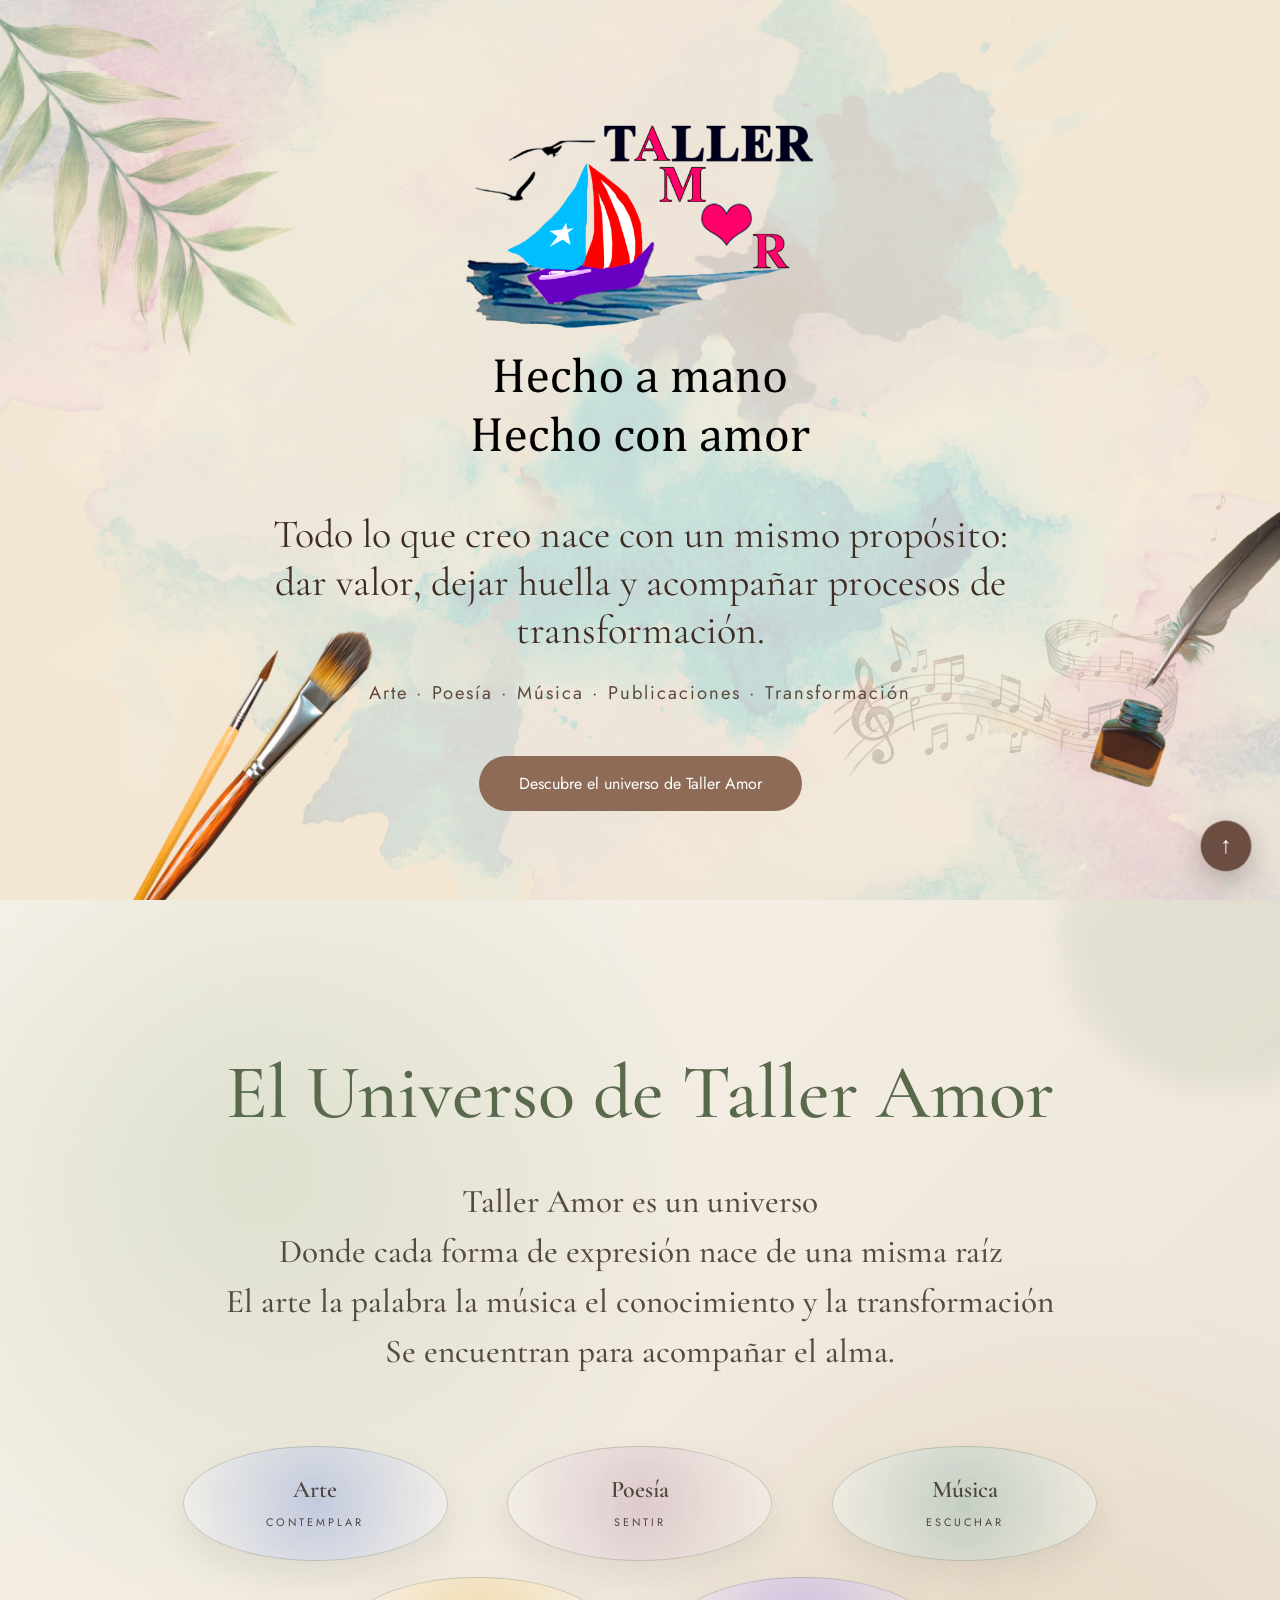
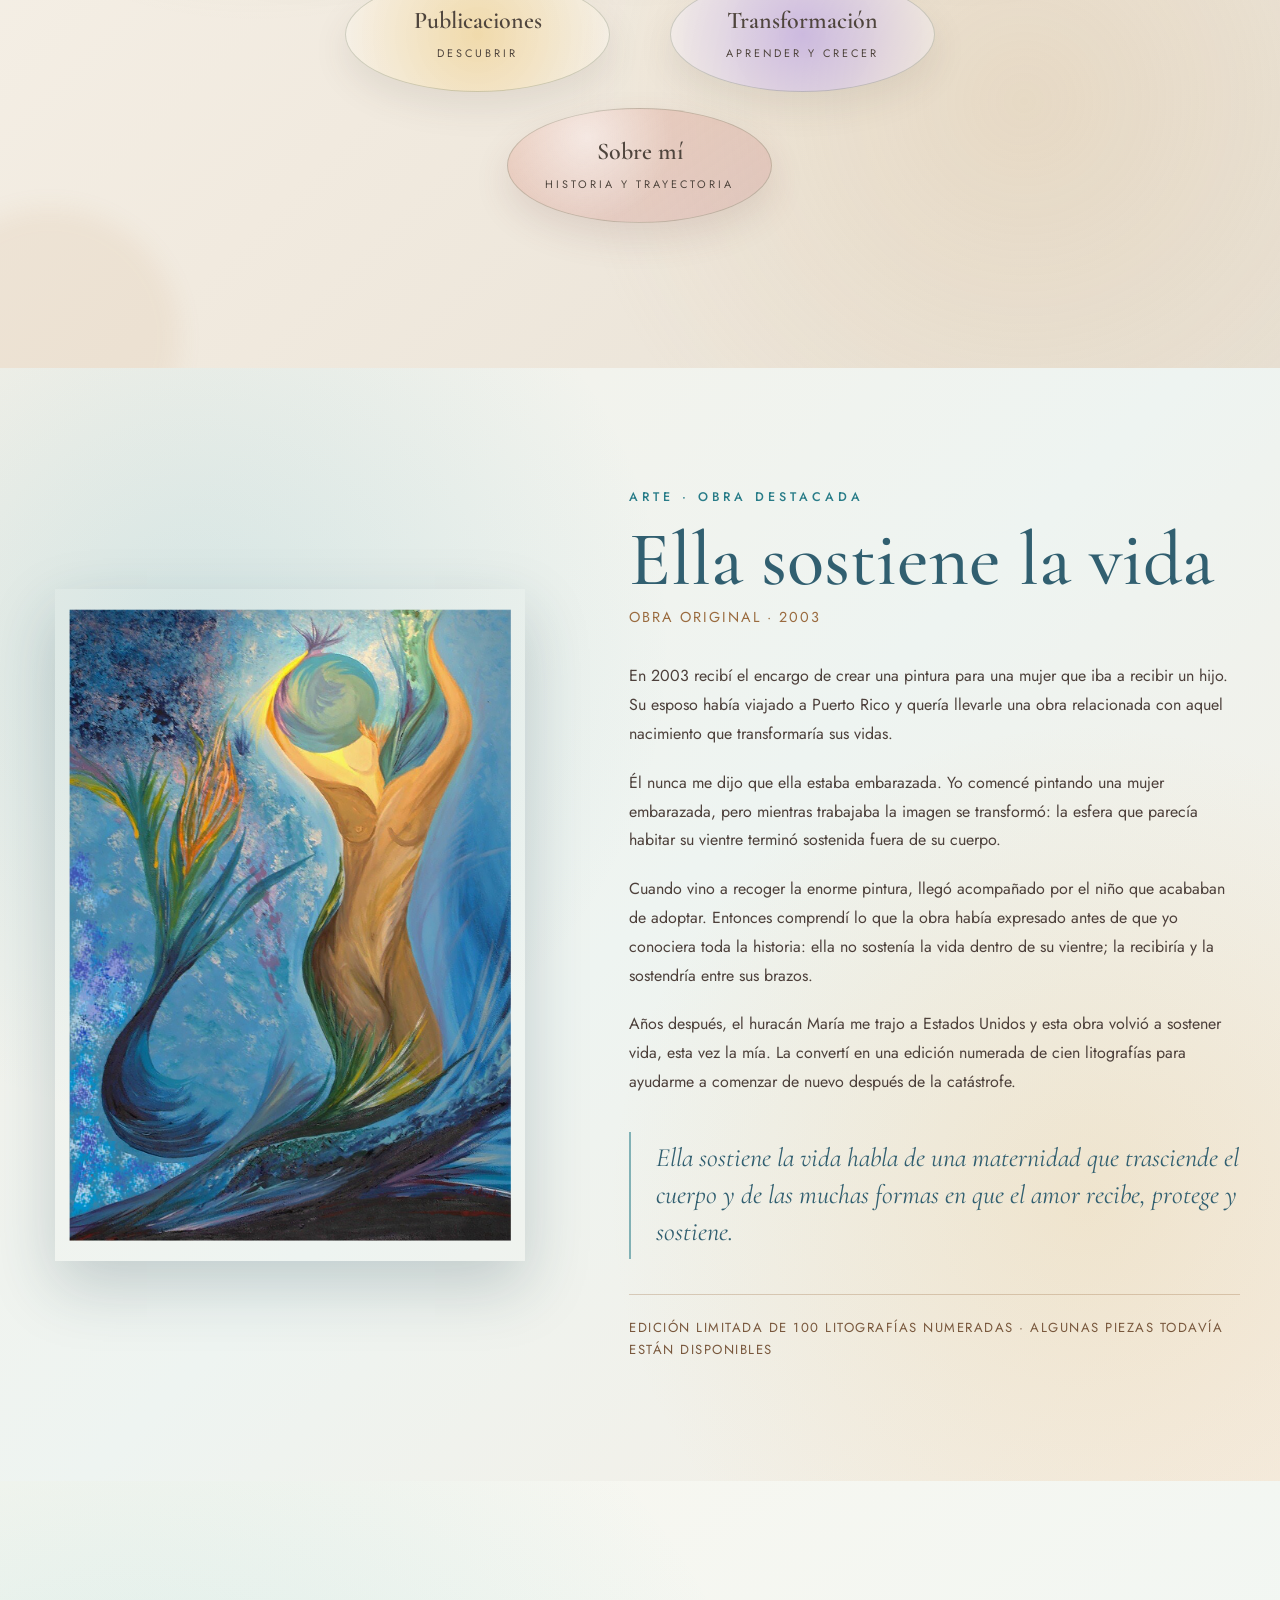
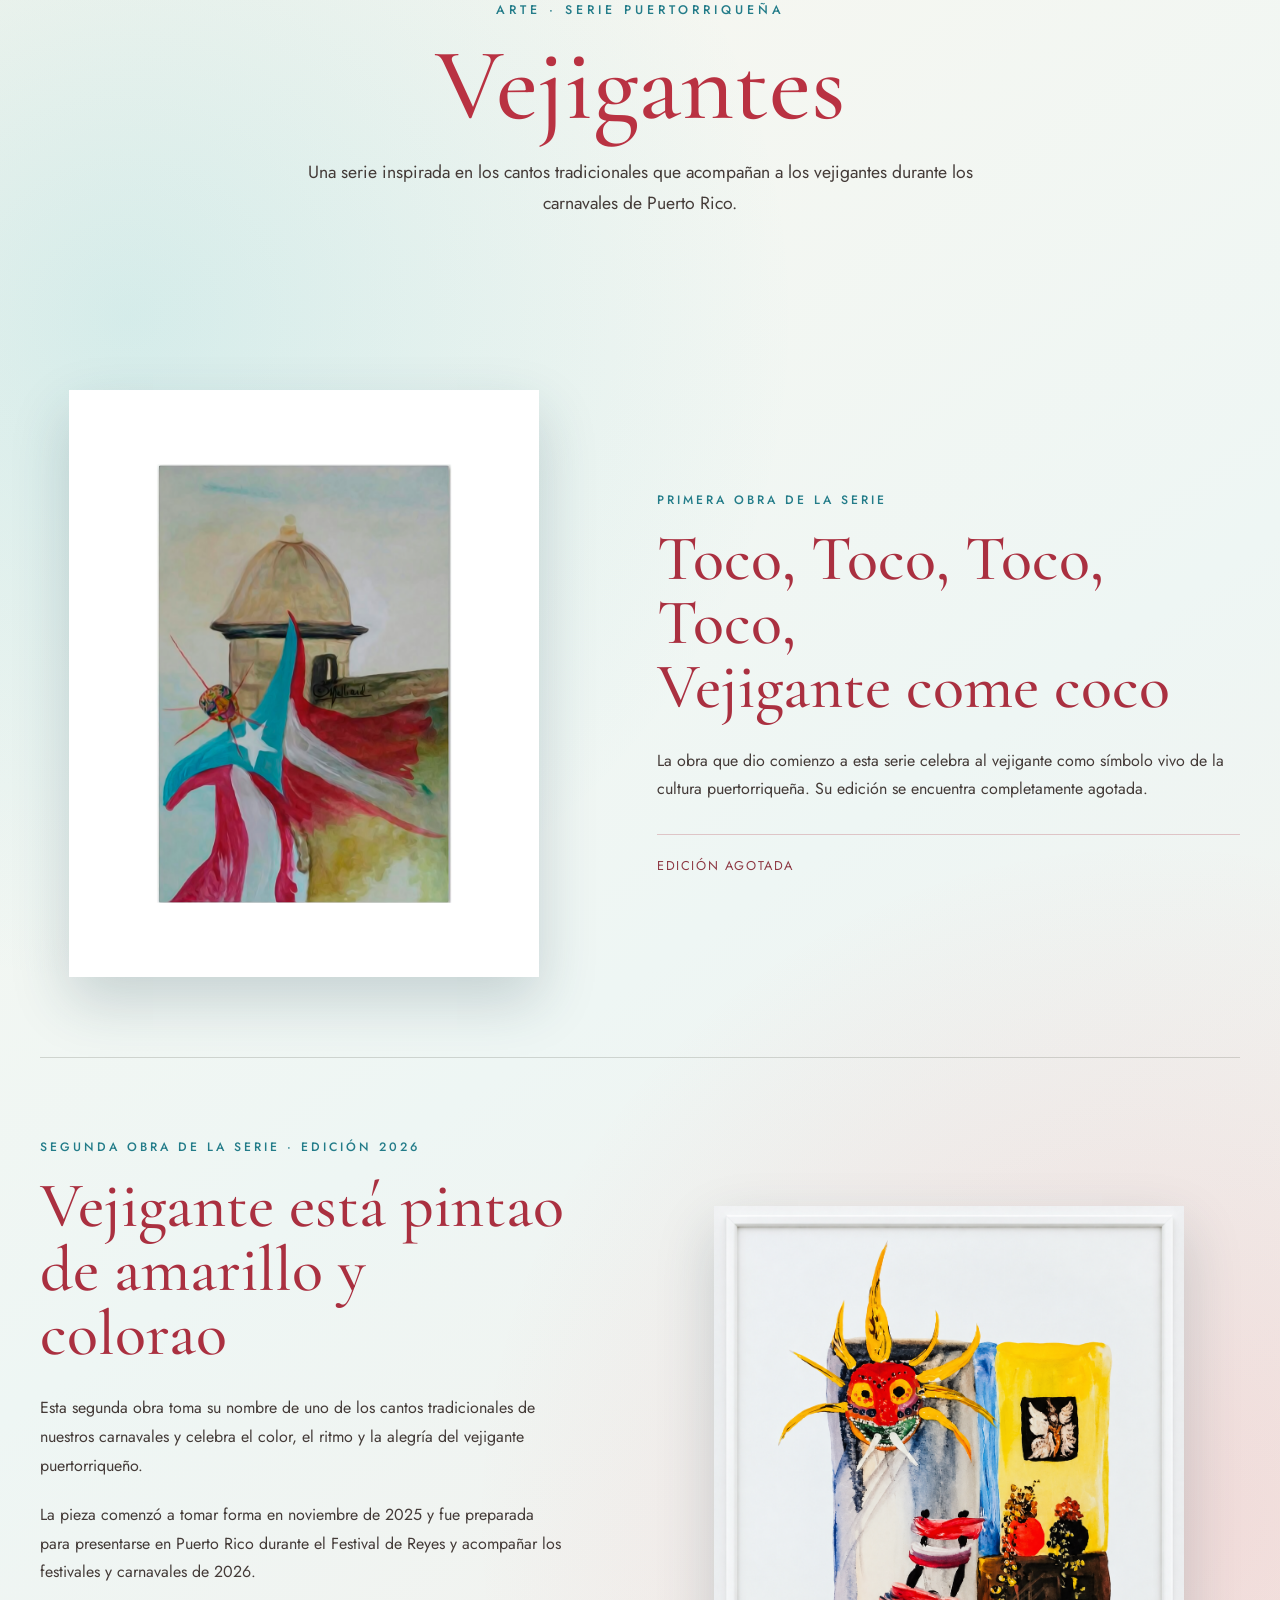
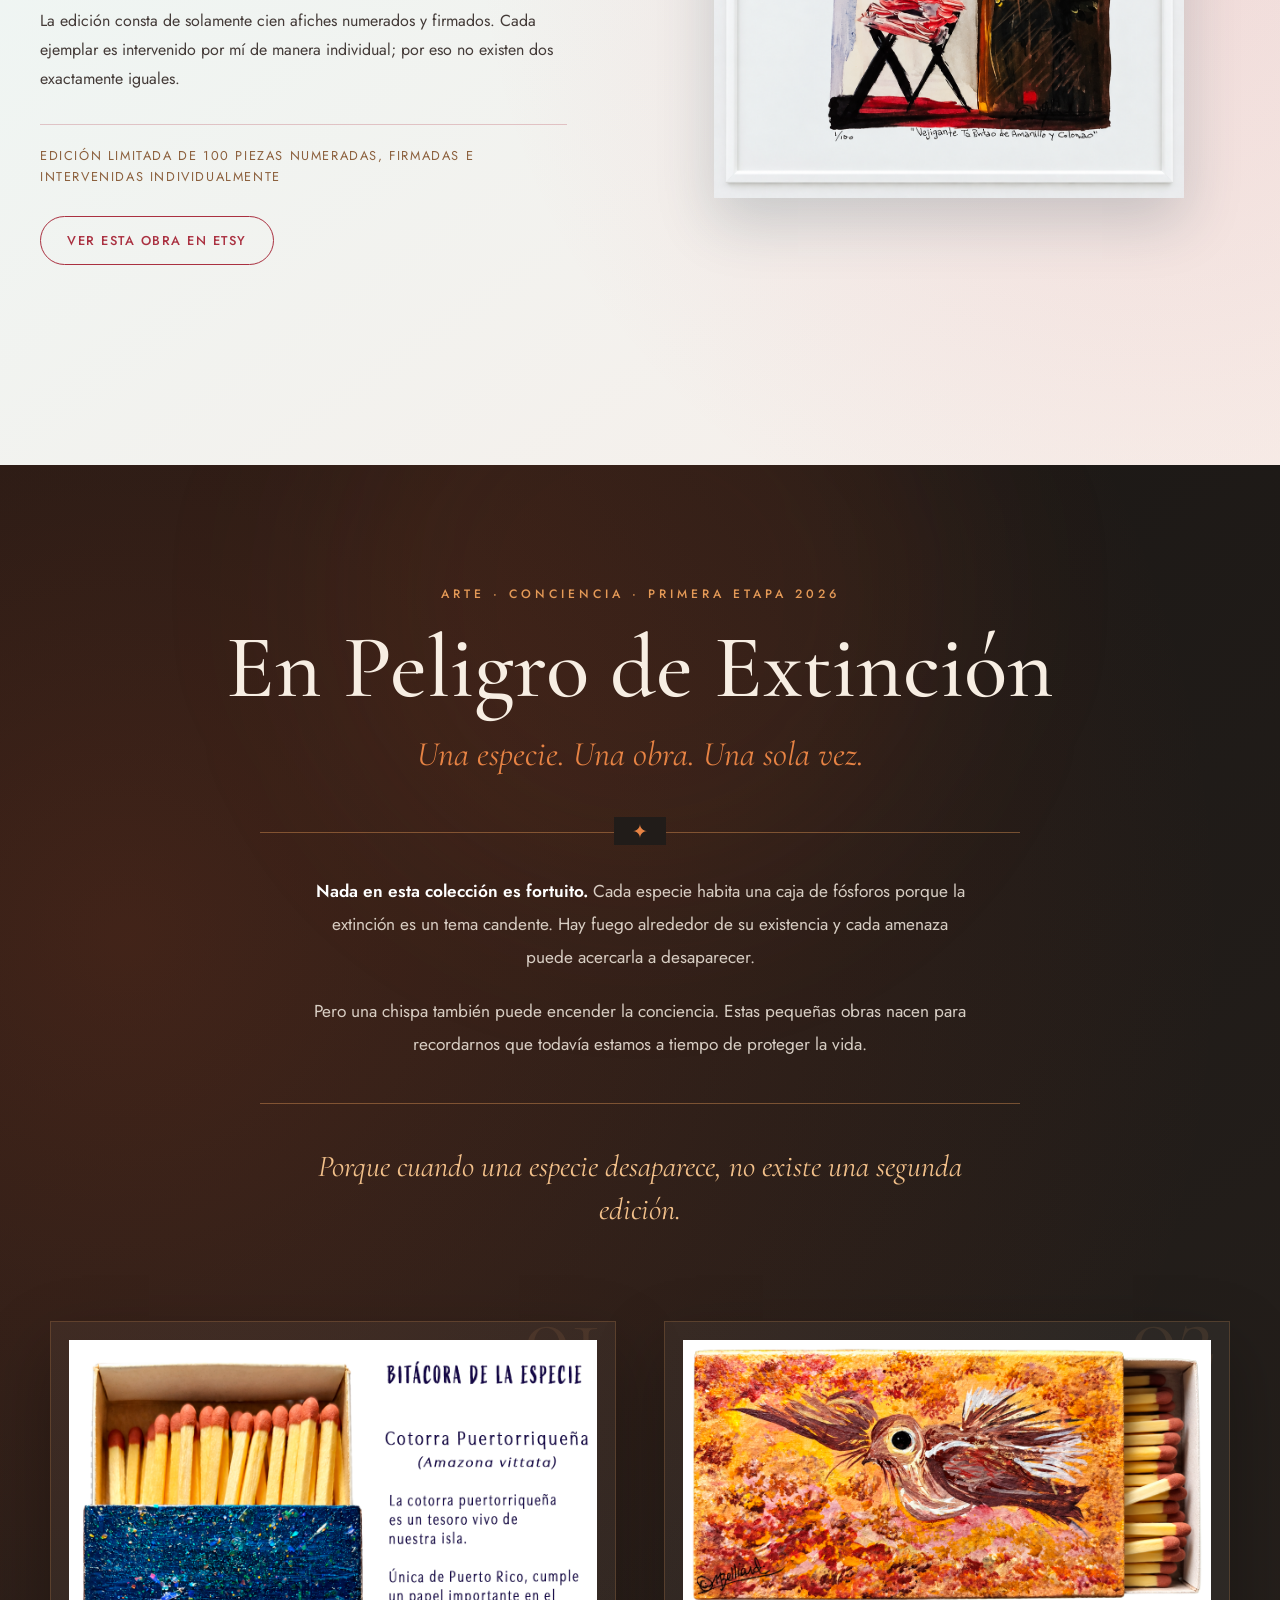
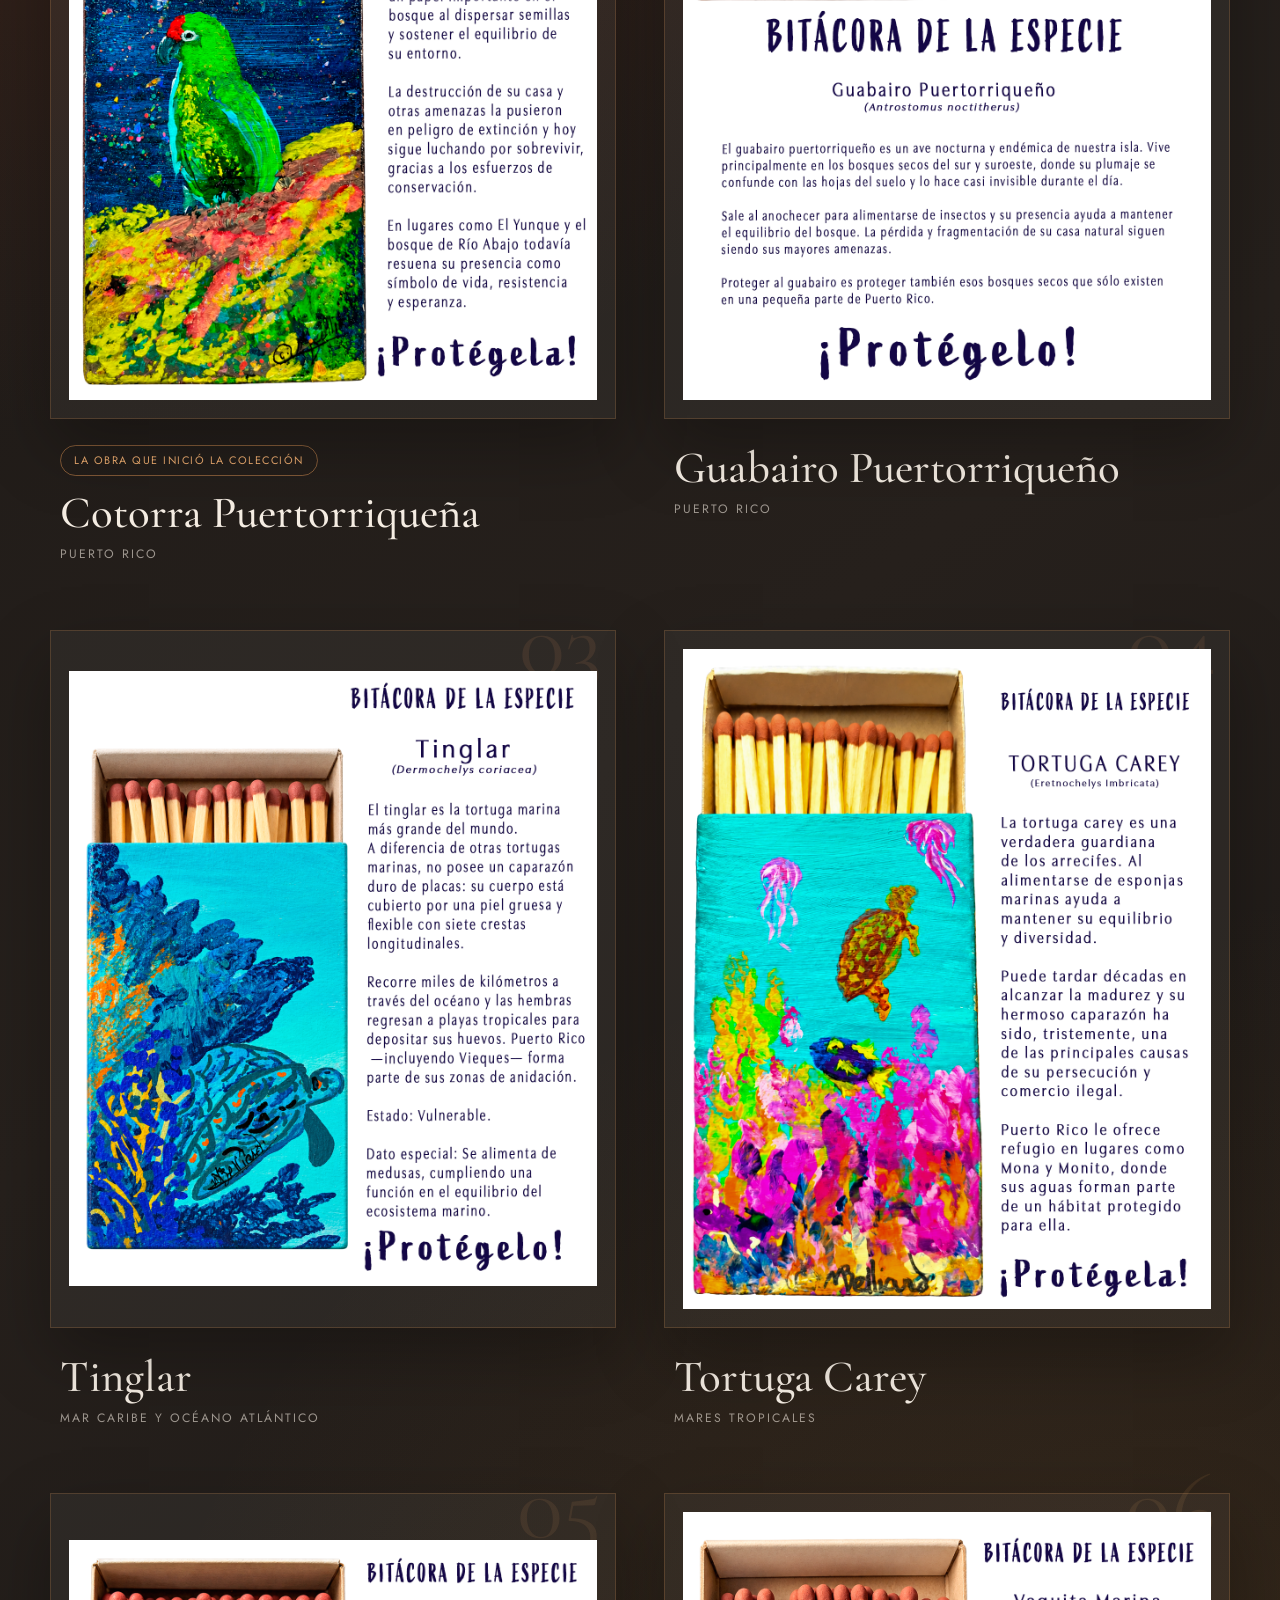
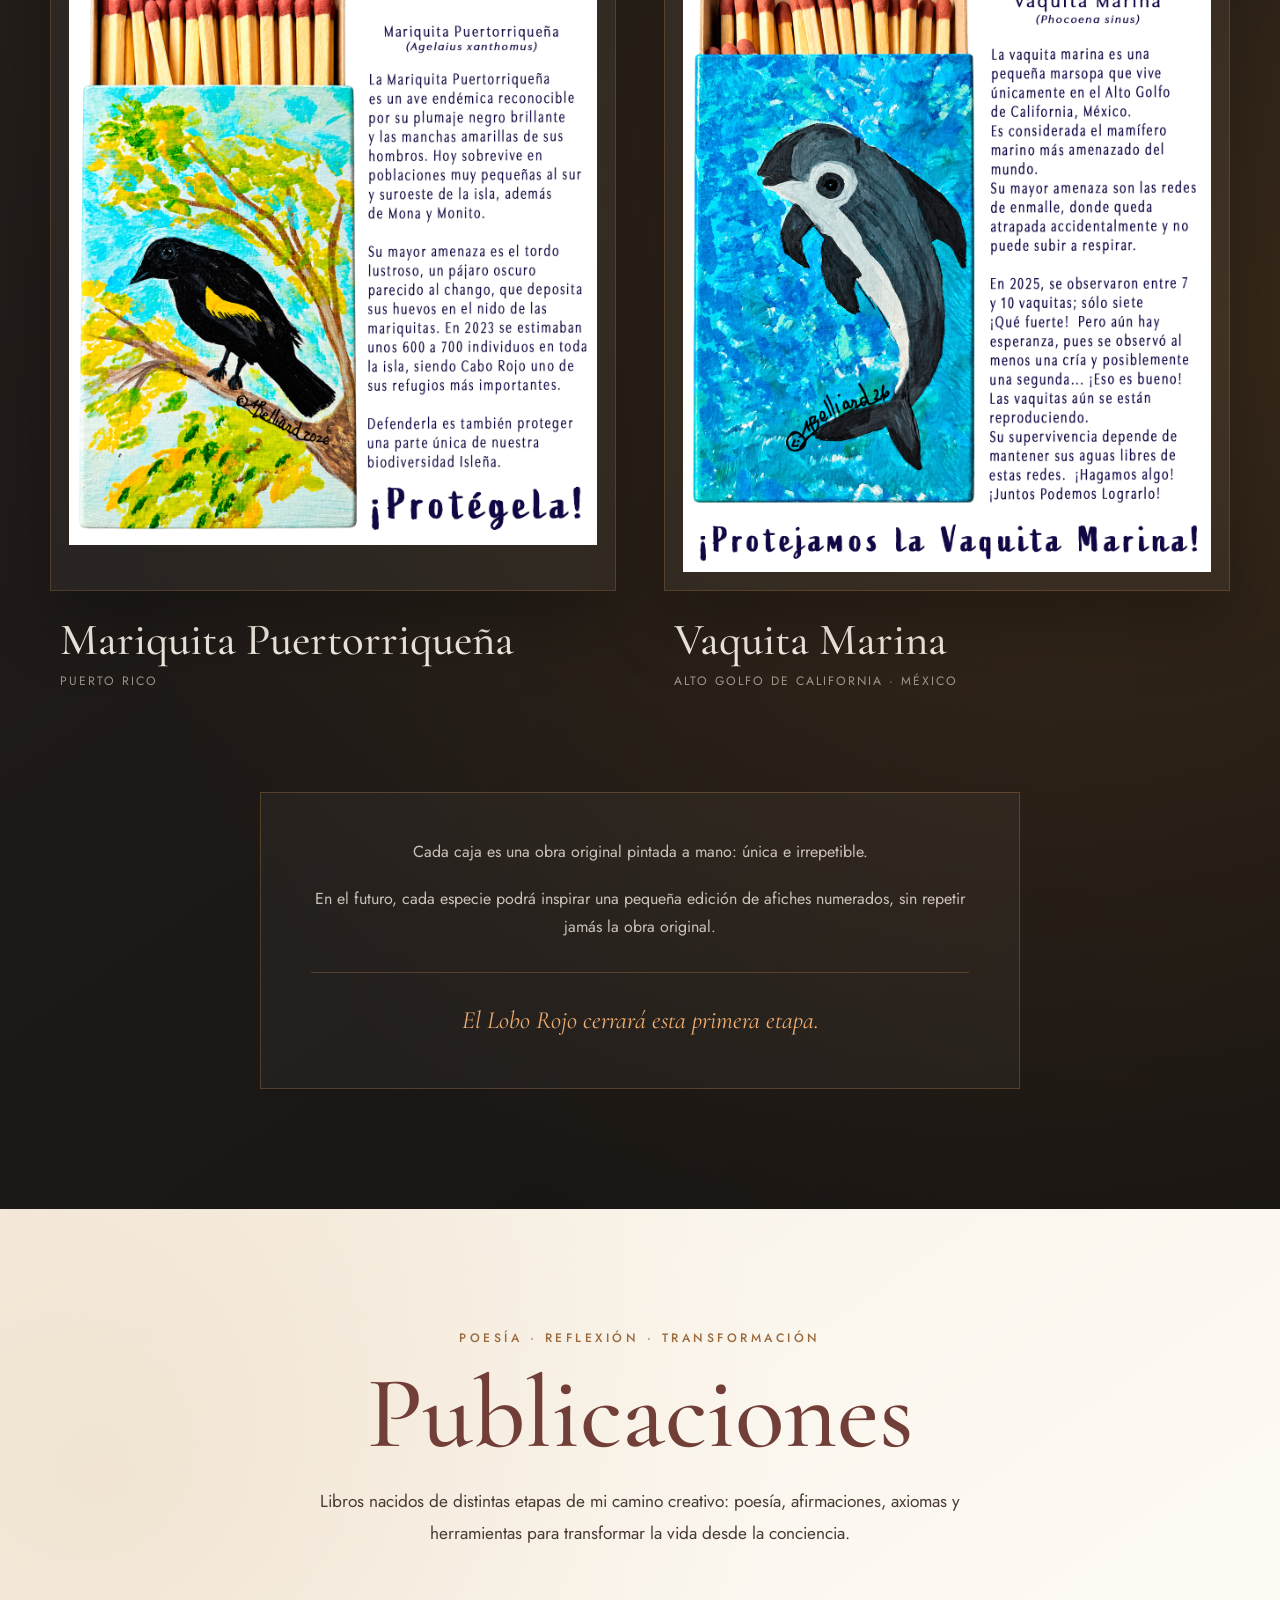
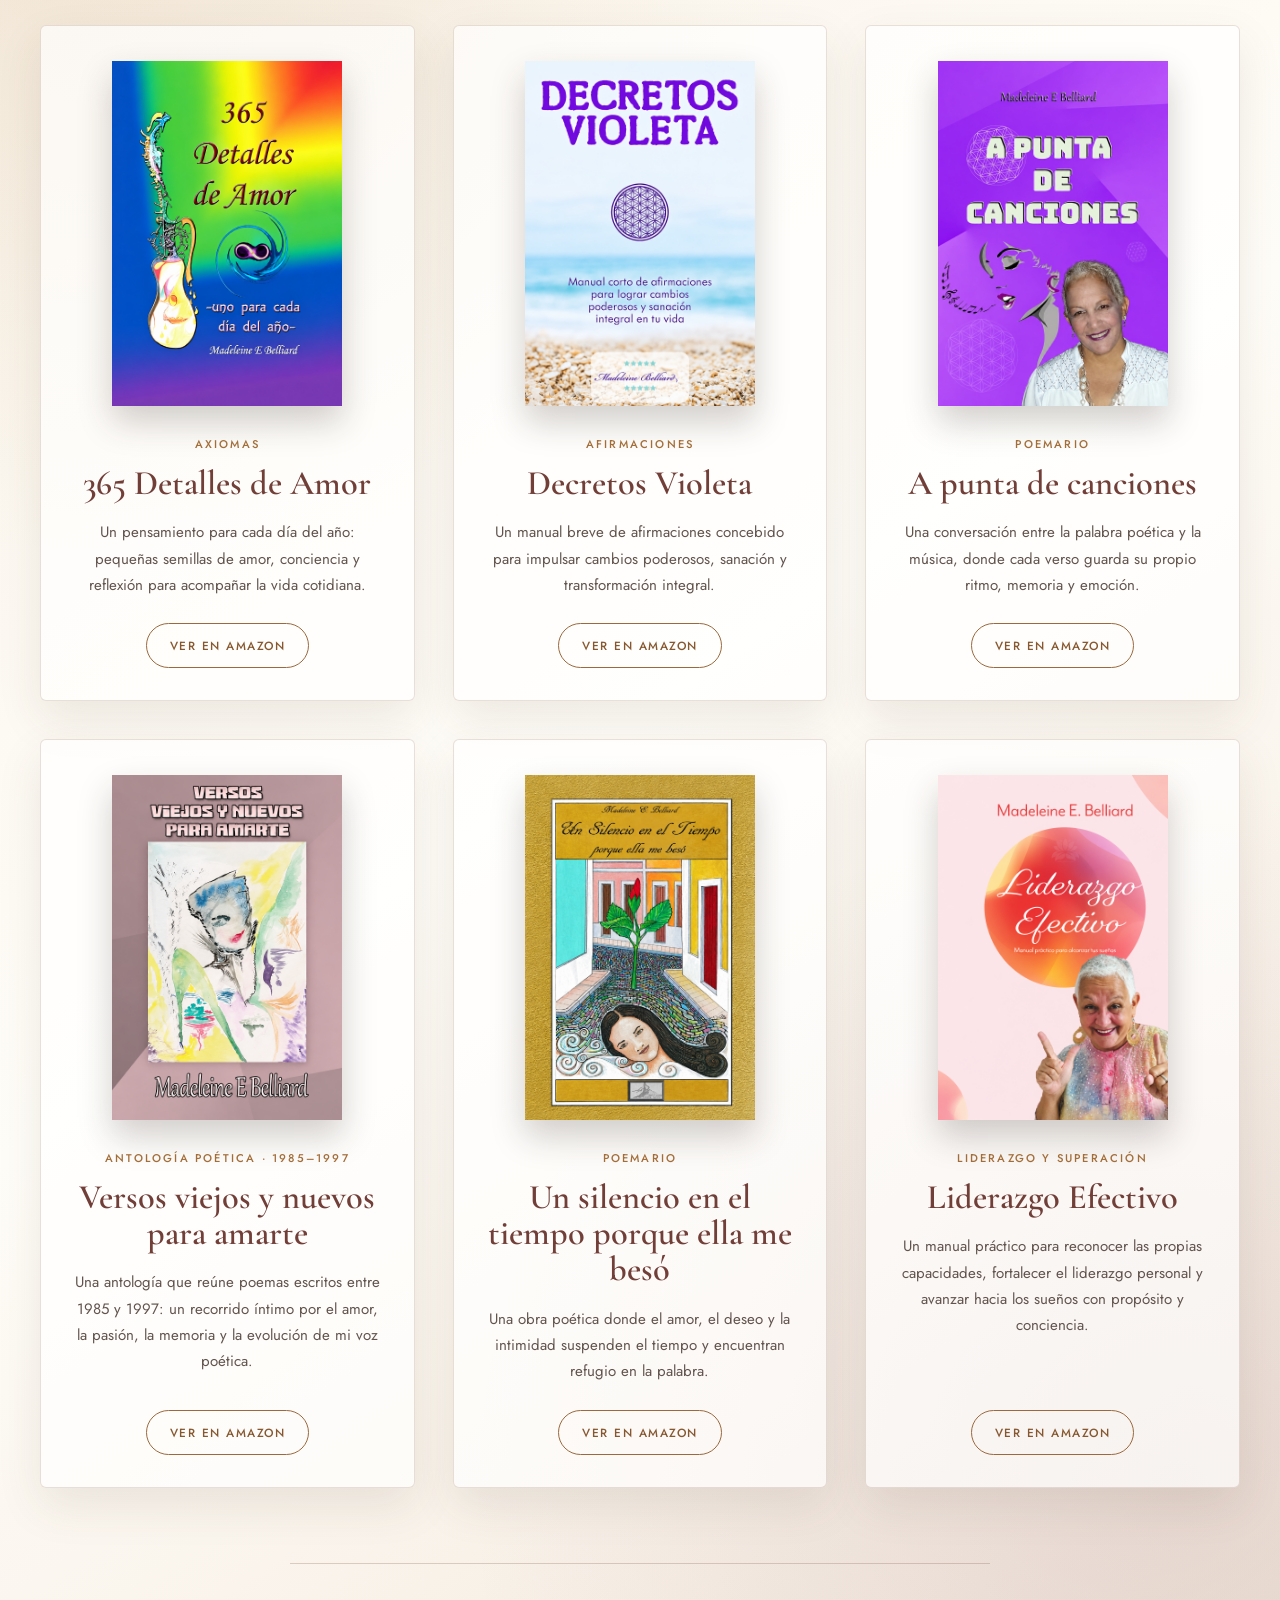
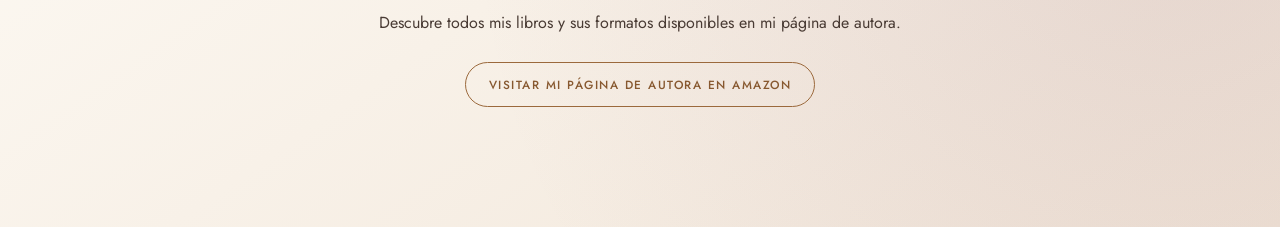
<file: index.html>
<!DOCTYPE html>
<html lang="es">

<head>
<meta charset="UTF-8">
<meta name="viewport" content="width=device-width, initial-scale=1.0">

<title>Taller Amor | Arte, poesía, música y transformación</title>

<link rel="stylesheet" href="css/styles.css">

</head>

<body>

<section class="hero">
<img src="images/hojas/ramita1.png" class="ramita" alt="">

<img src="images/pinceles/juntos.png" class="pincel" alt="">

<img src="images/plumas/tinta+pluma1.png" class="pluma" alt="">

<img src="images/partituras/partitura0.png" class="partitura" alt="">
    <div class="hero-content">

        <img src="images/logo-taller-amor.png" alt="Taller Amor" class="logo">

        <h1>
            Todo lo que creo nace con un mismo propósito:
            <span>dar valor, dejar huella y acompañar procesos de transformación.</span>
        </h1>

        <p class="descripcion">
            Arte · Poesía · Música · Publicaciones · Transformación
        </p>

        <a href="#universo" class="boton">
            Descubre el universo de Taller Amor
        </a>

    </div>

</section>
<section id="universo" class="universo">

    <div class="universo-contenido">

        <h2>El Universo de Taller Amor</h2>

        <p class="universo-emblema">
            <span>Taller Amor es un universo</span>
            <span>Donde cada forma de expresión nace de una misma raíz</span>
            <span>El arte la palabra la música el conocimiento y la transformación</span>
            <span>Se encuentran para acompañar el alma.</span>
        </p>
<div class="mundos">

    <a href="#arte" class="mundo mundo-arte">
        <span class="mundo-nombre">Arte</span>
        <span class="mundo-invitacion">Contemplar</span>
    </a>

    <a href="poesia.html" class="mundo mundo-poesia">
        <span class="mundo-nombre">Poesía</span>
        <span class="mundo-invitacion">Sentir</span>
    </a>

    <a href="#musica" class="mundo mundo-musica">
        <span class="mundo-nombre">Música</span>
        <span class="mundo-invitacion">Escuchar</span>
    </a>

    <a href="#publicaciones" class="mundo mundo-publicaciones">
        <span class="mundo-nombre">Publicaciones</span>
        <span class="mundo-invitacion">Descubrir</span>
    </a>

    <a href="transformacion.html" class="mundo mundo-transformacion">
        <span class="mundo-nombre">Transformación</span>
        <span class="mundo-invitacion">Aprender y crecer</span>
    </a>

<a href="sobre-mi.html" class="mundo mundo-sobre-mi">
    <span class="mundo-nombre">Sobre mí</span>
    <span class="mundo-invitacion">Historia y trayectoria</span>
</a>

</div>
    </div>
    
</section>
<section id="arte" class="arte-destacada">

    <div class="arte-contenido">

        <figure class="arte-imagen">
            <img
                src="images/ella-sostiene-la-vida.png"
                alt="Ella sostiene la vida, obra de Madeleine E. Belliard"
                loading="lazy"
            >
        </figure>

        <article class="arte-historia">

            <p class="arte-etiqueta">Arte · Obra destacada</p>

            <h2>Ella sostiene la vida</h2>

            <p class="arte-datos">Obra original · 2003</p>

            <p>
                En 2003 recibí el encargo de crear una pintura para una mujer
                que iba a recibir un hijo. Su esposo había viajado a Puerto Rico
                y quería llevarle una obra relacionada con aquel nacimiento
                que transformaría sus vidas.
            </p>

            <p>
                Él nunca me dijo que ella estaba embarazada. Yo comencé pintando
                una mujer embarazada, pero mientras trabajaba la imagen se
                transformó: la esfera que parecía habitar su vientre terminó
                sostenida fuera de su cuerpo.
            </p>

            <p>
                Cuando vino a recoger la enorme pintura, llegó acompañado por
                el niño que acababan de adoptar. Entonces comprendí lo que la
                obra había expresado antes de que yo conociera toda la historia:
                ella no sostenía la vida dentro de su vientre; la recibiría y
                la sostendría entre sus brazos.
            </p>

            <p>
                Años después, el huracán María me trajo a Estados Unidos y esta
                obra volvió a sostener vida, esta vez la mía. La convertí en una
                edición numerada de cien litografías para ayudarme a comenzar
                de nuevo después de la catástrofe.
            </p>

            <blockquote>
                Ella sostiene la vida habla de una maternidad que trasciende
                el cuerpo y de las muchas formas en que el amor recibe,
                protege y sostiene.
            </blockquote>

            <p class="arte-edicion">
                Edición limitada de 100 litografías numeradas ·
                Algunas piezas todavía están disponibles
            </p>

        </article>

    </div>

</section>
<section id="serie-vejigantes" class="serie-vejigantes">

    <header class="vejigantes-encabezado">
        <p class="vejigantes-etiqueta">Arte · Serie puertorriqueña</p>
        <h2>Vejigantes</h2>
        <p>
            Una serie inspirada en los cantos tradicionales que acompañan
            a los vejigantes durante los carnavales de Puerto Rico.
        </p>
    </header>

    <div class="vejigantes-obras">

        <!-- PRIMER AFICHE -->

        <article class="vejigante-obra vejigante-primero">

            <figure class="vejigante-imagen">
                <img
                    src="images/toco-toco-toco-toco-vejigante-come-coco.png"
                    alt="Toco, Toco, Toco, Toco, Vejigante come coco"
                    loading="lazy"
                >
            </figure>

            <div class="vejigante-texto">

                <p class="vejigante-numero">Primera obra de la serie</p>

                <h3>
                    Toco, Toco, Toco, Toco,<br>
                    Vejigante come coco
                </h3>

                <p>
                    La obra que dio comienzo a esta serie celebra al vejigante
                    como símbolo vivo de la cultura puertorriqueña. Su edición
                    se encuentra completamente agotada.
                </p>

                <p class="vejigante-estado">Edición agotada</p>

            </div>

        </article>

        <!-- SEGUNDO AFICHE -->

        <article class="vejigante-obra vejigante-segundo">

            <div class="vejigante-texto">

                <p class="vejigante-numero">Segunda obra de la serie · Edición 2026</p>

                <h3>Vejigante está pintao de amarillo y colorao</h3>

                <p>
                    Esta segunda obra toma su nombre de uno de los cantos
                    tradicionales de nuestros carnavales y celebra el color,
                    el ritmo y la alegría del vejigante puertorriqueño.
                </p>

                <p>
                    La pieza comenzó a tomar forma en noviembre de 2025 y fue
                    preparada para presentarse en Puerto Rico durante el
                    Festival de Reyes y acompañar los festivales y carnavales
                    de 2026.
                </p>

                <p>
                    La edición consta de solamente cien afiches numerados y
                    firmados. Cada ejemplar es intervenido por mí de manera
                    individual; por eso no existen dos exactamente iguales.
                </p>

                <p class="vejigante-edicion">
                    Edición limitada de 100 piezas numeradas, firmadas
                    e intervenidas individualmente
                </p>

                <a
                    class="boton-etsy"
                    href="https://www.etsy.com/us-es/listing/4530592802/arte-de-puerto-rico-vejigante-cartel"
                    target="_blank"
                    rel="noopener noreferrer"
                >
                    Ver esta obra en Etsy
                </a>

            </div>

            <figure class="vejigante-imagen">
                <img
                    src="images/vejigante-ta-pintao.png"
                    alt="Vejigante está pintao de amarillo y colorao"
                    loading="lazy"
                >
            </figure>

        </article>

    </div>

</section>

<!-- ========================================
     EN PELIGRO DE EXTINCIÓN
========================================= -->

<section id="en-peligro-de-extincion" class="extincion">

    <header class="extincion-encabezado">

        <p class="extincion-etiqueta">
            Arte · Conciencia · Primera etapa 2026
        </p>

        <h2>En Peligro de Extinción</h2>

        <p class="extincion-lema">
            Una especie. Una obra. Una sola vez.
        </p>

        <div class="extincion-manifiesto">

            <p>
                <strong>Nada en esta colección es fortuito.</strong>
                Cada especie habita una caja de fósforos porque la
                extinción es un tema candente. Hay fuego alrededor
                de su existencia y cada amenaza puede acercarla a
                desaparecer.
            </p>

            <p>
                Pero una chispa también puede encender la conciencia.
                Estas pequeñas obras nacen para recordarnos que todavía
                estamos a tiempo de proteger la vida.
            </p>

        </div>

        <p class="extincion-declaracion">
            Porque cuando una especie desaparece,
            no existe una segunda edición.
        </p>

    </header>

    <div class="extincion-galeria">

        <!-- COTORRA PUERTORRIQUEÑA -->

        <article class="especie especie-inicio">

            <figure class="especie-imagen">
                <img
                    src="images/cotorra-bitacora-de-la-especie.png"
                    alt="Cotorra Puertorriqueña pintada sobre una caja de fósforos"
                    loading="lazy"
                >
            </figure>

            <div class="especie-texto">

                <p class="especie-distincion">
                    La obra que inició la colección
                </p>

                <h3>Cotorra Puertorriqueña</h3>

                <p>Puerto Rico</p>

            </div>

        </article>

        <!-- GUABAIRO PUERTORRIQUEÑO -->

        <article class="especie">

            <figure class="especie-imagen">
                <img
                    src="images/guabairo-bitacora-de-la-especie.png"
                    alt="Guabairo Puertorriqueño pintado sobre una caja de fósforos"
                    loading="lazy"
                >
            </figure>

            <div class="especie-texto">

                <h3>Guabairo Puertorriqueño</h3>

                <p>Puerto Rico</p>

            </div>

        </article>

        <!-- TINGLAR -->

        <article class="especie">

            <figure class="especie-imagen">
                <img
                    src="images/tinglar-bitacora-de-la-especie.png"
                    alt="Tinglar pintado sobre una caja de fósforos"
                    loading="lazy"
                >
            </figure>

            <div class="especie-texto">

                <h3>Tinglar</h3>

                <p>Mar Caribe y océano Atlántico</p>

            </div>

        </article>

        <!-- TORTUGA CAREY -->

        <article class="especie">

            <figure class="especie-imagen">
                <img
                    src="images/carey-bitacora-de-la-especie.png"
                    alt="Tortuga Carey pintada sobre una caja de fósforos"
                    loading="lazy"
                >
            </figure>

            <div class="especie-texto">

                <h3>Tortuga Carey</h3>

                <p>Mares tropicales</p>

            </div>

        </article>

        <!-- MARIQUITA PUERTORRIQUEÑA -->

        <article class="especie">

            <figure class="especie-imagen">
                <img
                    src="images/mariquita-puertorriquena-bitacora.png"
                    alt="Mariquita Puertorriqueña pintada sobre una caja de fósforos"
                    loading="lazy"
                >
            </figure>

            <div class="especie-texto">

                <h3>Mariquita Puertorriqueña</h3>

                <p>Puerto Rico</p>

            </div>

        </article>

        <!-- VAQUITA MARINA -->

        <article class="especie">

            <figure class="especie-imagen">
                <img
                    src="images/vaquita-marina-bitacora.png"
                    alt="Vaquita Marina pintada sobre una caja de fósforos"
                    loading="lazy"
                >
            </figure>

            <div class="especie-texto">

                <h3>Vaquita Marina</h3>

                <p>Alto Golfo de California · México</p>

            </div>

        </article>

    </div>

    <footer class="extincion-cierre">

        <p>
            Cada caja es una obra original pintada a mano:
            única e irrepetible.
        </p>

        <p>
            En el futuro, cada especie podrá inspirar una pequeña
            edición de afiches numerados, sin repetir jamás la obra original.
        </p>

        <p class="extincion-proximamente">
            El Lobo Rojo cerrará esta primera etapa.
        </p>

    </footer>

</section>

<!-- ========================================
     PUBLICACIONES
========================================= -->

<section id="publicaciones" class="publicaciones">

    <header class="publicaciones-encabezado">
        <p class="publicaciones-etiqueta">
            Poesía · Reflexión · Transformación
        </p>

        <h2>Publicaciones</h2>

        <p class="publicaciones-introduccion">
            Libros nacidos de distintas etapas de mi camino creativo:
            poesía, afirmaciones, axiomas y herramientas para transformar
            la vida desde la conciencia.
        </p>
    </header>

    <div class="publicaciones-galeria">

        <!-- 365 DETALLES DE AMOR -->

        <article class="libro">
            <img
                src="images/publicaciones/365-detalles.png"
                alt="Portada del libro 365 Detalles de Amor"
                loading="lazy"
            >

            <div class="libro-contenido">
                <p class="libro-genero">Axiomas</p>

                <h3>365 Detalles de Amor</h3>

                <p>
                    Un pensamiento para cada día del año: pequeñas semillas
                    de amor, conciencia y reflexión para acompañar la vida
                    cotidiana.
                </p>

                <a
                    href="https://www.amazon.com/Madeleine-Belliard-ebook/dp/B018MVZKLM?ref_=ast_author_dp&amp;th=1&amp;psc=1"
                    target="_blank"
                    rel="noopener noreferrer"
                >
                    Ver en Amazon
                </a>
            </div>
        </article>

        <!-- DECRETOS VIOLETA -->

        <article class="libro">
            <img
                src="images/publicaciones/decretos.png"
                alt="Portada del libro Decretos Violeta"
                loading="lazy"
            >

            <div class="libro-contenido">
                <p class="libro-genero">Afirmaciones</p>

                <h3>Decretos Violeta</h3>

                <p>
                    Un manual breve de afirmaciones concebido para impulsar
                    cambios poderosos, sanación y transformación integral.
                </p>

                <a
                    href="https://www.amazon.com/Madeleine-Belliard-ebook/dp/B0B65PZTYW?ref_=ast_author_dp&amp;th=1&amp;psc=1"
                    target="_blank"
                    rel="noopener noreferrer"
                >
                    Ver en Amazon
                </a>
            </div>
        </article>

        <!-- A PUNTA DE CANCIONES -->

        <article class="libro">
            <img
                src="images/publicaciones/a-punta-de-canciones.png"
                alt="Portada del poemario A punta de canciones"
                loading="lazy"
            >

            <div class="libro-contenido">
                <p class="libro-genero">Poemario</p>

                <h3>A punta de canciones</h3>

                <p>
                    Una conversación entre la palabra poética y la música,
                    donde cada verso guarda su propio ritmo, memoria y emoción.
                </p>

                <a
                    href="https://www.amazon.com/Madeleine-Belliard-ebook/dp/B086WR4ZBH?ref_=ast_author_dp&amp;th=1&amp;psc=1"
                    target="_blank"
                    rel="noopener noreferrer"
                >
                    Ver en Amazon
                </a>
            </div>
        </article>

        <!-- VERSOS VIEJOS Y NUEVOS -->

        <article class="libro">
            <img
                src="images/publicaciones/antologia.png"
                alt="Portada de Versos viejos y nuevos para amarte"
                loading="lazy"
            >

            <div class="libro-contenido">
                <p class="libro-genero">Antología poética · 1985–1997</p>

                <h3>Versos viejos y nuevos para amarte</h3>

                <p>
                    Una antología que reúne poemas escritos entre 1985 y 1997:
                    un recorrido íntimo por el amor, la pasión, la memoria
                    y la evolución de mi voz poética.
                </p>

                <a
                    href="https://www.amazon.com/Madeleine-Belliard-ebook/dp/B07NCHL52M?ref_=ast_author_dp&amp;th=1&amp;psc=1"
                    target="_blank"
                    rel="noopener noreferrer"
                >
                    Ver en Amazon
                </a>
            </div>
        </article>

        <!-- UN SILENCIO EN EL TIEMPO -->

        <article class="libro">
            <img
                src="images/publicaciones/ella-me-beso.png"
                alt="Portada de Un silencio en el tiempo porque ella me besó"
                loading="lazy"
            >

            <div class="libro-contenido">
                <p class="libro-genero">Poemario</p>

                <h3>Un silencio en el tiempo porque ella me besó</h3>

                <p>
                    Una obra poética donde el amor, el deseo y la intimidad
                    suspenden el tiempo y encuentran refugio en la palabra.
                </p>

                <a
                    href="https://www.amazon.com/Madeleine-Belliard-ebook/dp/B00IVN95OA?ref_=ast_author_dp&amp;th=1&amp;psc=1"
                    target="_blank"
                    rel="noopener noreferrer"
                >
                    Ver en Amazon
                </a>
            </div>
        </article>

        <!-- LIDERAZGO EFECTIVO -->

        <article class="libro">
            <img
                src="images/publicaciones/liderazgo.png"
                alt="Portada del libro Liderazgo Efectivo"
                loading="lazy"
            >

            <div class="libro-contenido">
                <p class="libro-genero">Liderazgo y superación</p>

                <h3>Liderazgo Efectivo</h3>

                <p>
                    Un manual práctico para reconocer las propias capacidades,
                    fortalecer el liderazgo personal y avanzar hacia los sueños
                    con propósito y conciencia.
                </p>

                <a
                    href="https://www.amazon.com/Liderazgo-Efectivo-pr%C3%A1ctico-alcanzar-Spanish/dp/B0BGZ54VWR?ref_=ast_author_dp&amp;th=1&amp;psc=1"
                    target="_blank"
                    rel="noopener noreferrer"
                >
                    Ver en Amazon
                </a>
            </div>
        </article>

    </div>

    <footer class="publicaciones-cierre">
        <p>
            Descubre todos mis libros y sus formatos disponibles
            en mi página de autora.
        </p>

        <a
            href="https://www.amazon.com/stores/author/B083RZPN49/allbooks?ccs_id=e7a8155a-2f9d-4c74-b7c1-b43a05e3153b"
            target="_blank"
            rel="noopener noreferrer"
        >
            Visitar mi página de autora en Amazon
        </a>
    </footer>

</section>

<!-- Botón para volver al inicio -->

<a
    href="#"
    class="volver-arriba"
    aria-label="Volver al inicio de la página"
    title="Volver al inicio"
>
    ↑
</a>

</body>

</html>
</file>
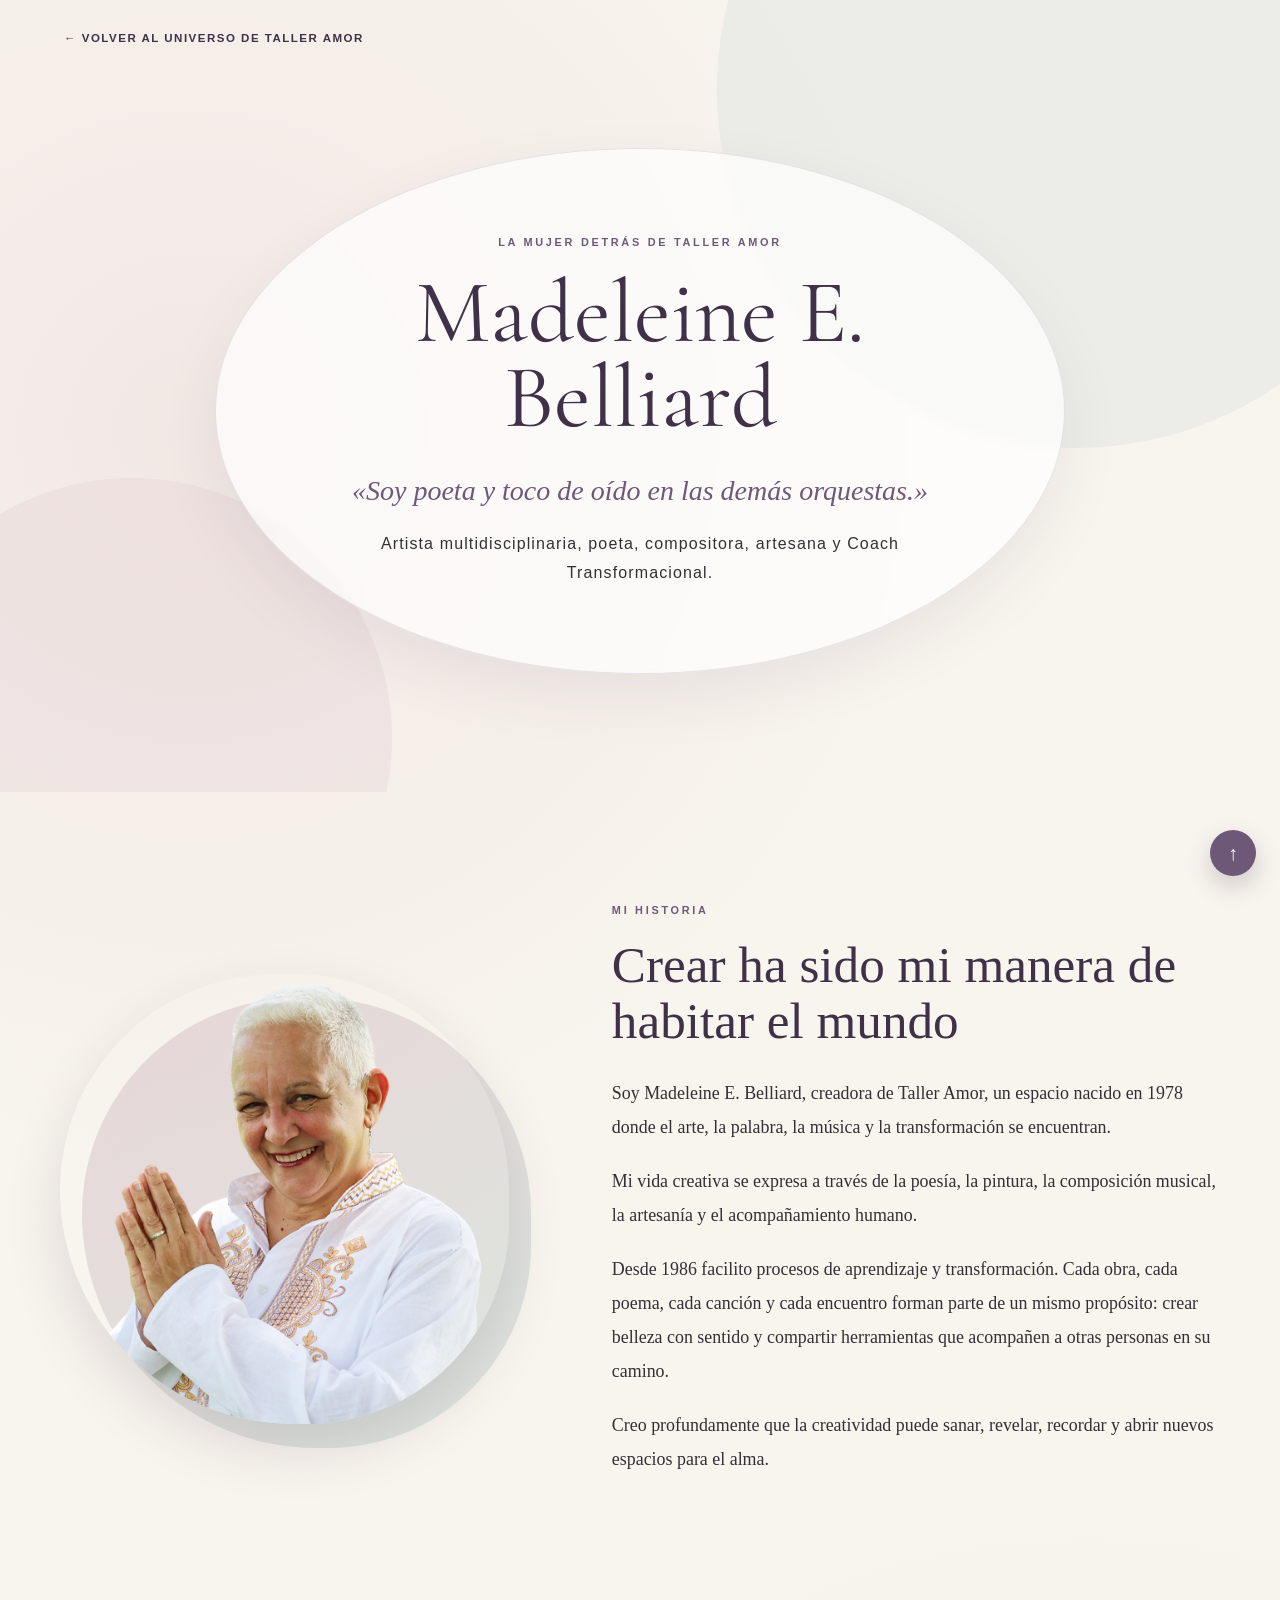
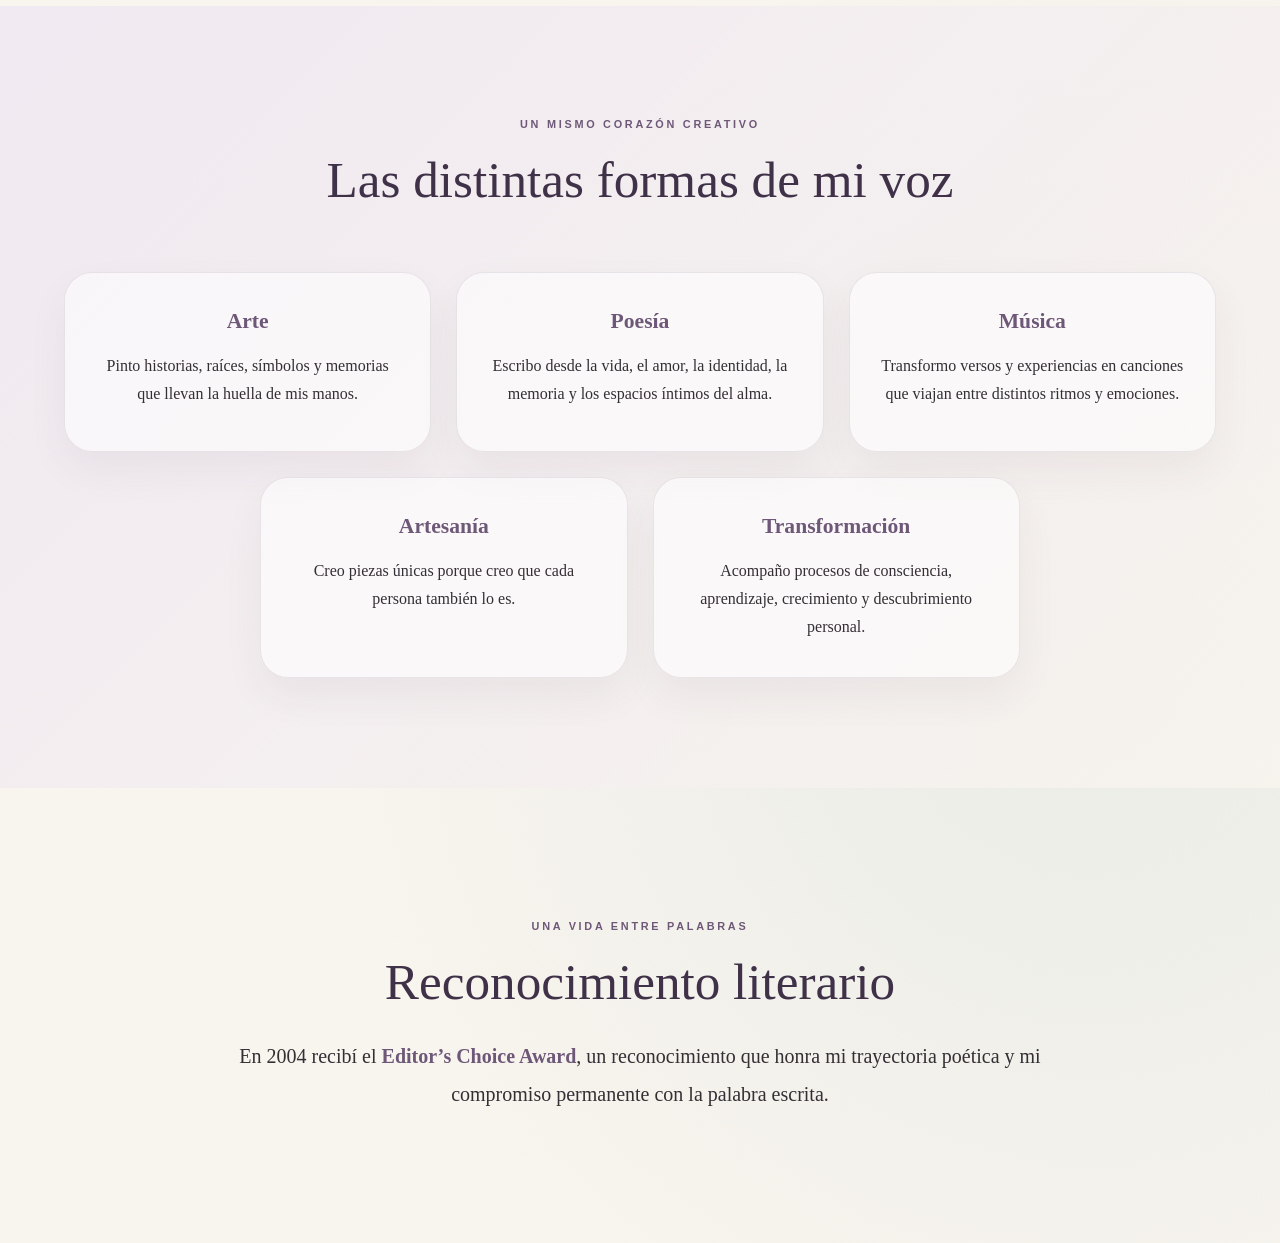
<file: sobre-mi.html>
<!DOCTYPE html>
<html lang="es">

<head>
    <meta charset="UTF-8">
    <meta name="viewport" content="width=device-width, initial-scale=1.0">

    <title>Sobre mí | Madeleine E. Belliard</title>

    <link rel="stylesheet" href="css/styles.css">
    <link rel="stylesheet" href="css/sobre-mi.css">
</head>

<body class="sobre-mi-pagina">

    <header class="sobre-mi-encabezado">
        <a href="index.html" class="sobre-mi-regreso">
            ← Volver al universo de Taller Amor
        </a>
    </header>

    <main>

        <!-- PORTADA -->
        <section class="sobre-mi-portada">

            <div class="sobre-mi-portada-contenido">
                <p class="sobre-mi-etiqueta">La mujer detrás de Taller Amor</p>

                <h1>Madeleine E. Belliard</h1>

                <p class="sobre-mi-frase">
                    «Soy poeta y toco de oído en las demás orquestas.»
                </p>

                <p class="sobre-mi-presentacion">
                    Artista multidisciplinaria, poeta, compositora,
                    artesana y Coach Transformacional.
                </p>
            </div>

        </section>

        <!-- HISTORIA -->
        <section class="sobre-mi-historia">

            <figure class="sobre-mi-foto">
                <img
                    src="images/madeleine-sobre-mi.png"
                    alt="Madeleine E. Belliard, creadora de Taller Amor"
                >
            </figure>

            <div class="sobre-mi-texto">

                <p class="sobre-mi-etiqueta">Mi historia</p>

                <h2>Crear ha sido mi manera de habitar el mundo</h2>

                <p>
                    Soy Madeleine E. Belliard, creadora de Taller Amor,
                    un espacio nacido en 1978 donde el arte, la palabra,
                    la música y la transformación se encuentran.
                </p>

                <p>
                    Mi vida creativa se expresa a través de la poesía,
                    la pintura, la composición musical, la artesanía
                    y el acompañamiento humano.
                </p>

                <p>
                    Desde 1986 facilito procesos de aprendizaje y
                    transformación. Cada obra, cada poema, cada canción
                    y cada encuentro forman parte de un mismo propósito:
                    crear belleza con sentido y compartir herramientas
                    que acompañen a otras personas en su camino.
                </p>

                <p>
                    Creo profundamente que la creatividad puede sanar,
                    revelar, recordar y abrir nuevos espacios para el alma.
                </p>

            </div>

        </section>

        <!-- FACETAS -->
        <section class="sobre-mi-facetas">

            <div class="sobre-mi-titulo-seccion">
                <p class="sobre-mi-etiqueta">Un mismo corazón creativo</p>
                <h2>Las distintas formas de mi voz</h2>
            </div>

            <div class="sobre-mi-facetas-grid">

                <article class="sobre-mi-faceta">
                    <span>Arte</span>
                    <p>
                        Pinto historias, raíces, símbolos y memorias
                        que llevan la huella de mis manos.
                    </p>
                </article>

                <article class="sobre-mi-faceta">
                    <span>Poesía</span>
                    <p>
                        Escribo desde la vida, el amor, la identidad,
                        la memoria y los espacios íntimos del alma.
                    </p>
                </article>

                <article class="sobre-mi-faceta">
                    <span>Música</span>
                    <p>
                        Transformo versos y experiencias en canciones
                        que viajan entre distintos ritmos y emociones.
                    </p>
                </article>

                <article class="sobre-mi-faceta">
                    <span>Artesanía</span>
                    <p>
                        Creo piezas únicas porque creo que cada persona
                        también lo es.
                    </p>
                </article>

                <article class="sobre-mi-faceta">
                    <span>Transformación</span>
                    <p>
                        Acompaño procesos de consciencia, aprendizaje,
                        crecimiento y descubrimiento personal.
                    </p>
                </article>

            </div>

        </section>

        <!-- RECONOCIMIENTO -->
        <section class="sobre-mi-reconocimiento">

            <p class="sobre-mi-etiqueta">Una vida entre palabras</p>

            <h2>Reconocimiento literario</h2>

            <p>
                En 2004 recibí el
                <strong>Editor’s Choice Award</strong>,
                un reconocimiento que honra mi trayectoria poética
                y mi compromiso permanente con la palabra escrita.
            </p>

        </section>

    </main>

    <!-- BOTÓN PARA VOLVER ARRIBA -->
    <a
        href="#"
        class="sobre-mi-arriba"
        aria-label="Volver al inicio de la página"
        title="Volver arriba"
    >
        ↑
    </a>

</body>

</html>
</file>
<file: css/styles.css>
@import url('https://fonts.googleapis.com/css2?family=Cormorant+Garamond:wght@300;400;500;600&family=Jost:wght@300;400;500&display=swap');

*{
    margin:0;
    padding:0;
    box-sizing:border-box;
}

body{
    background:#f3e7d3;
    color:#3e2c23;
    font-family:'Jost',sans-serif;
    min-height:100vh;
}

.hero{
    min-height:100vh;
    display:flex;
    justify-content:center;
    align-items:center;
    text-align:center;
    padding:40px;
    position: relative;
    overflow: hidden;
}

.hero-content{
    max-width:900px;
}

.marca{
    letter-spacing:8px;
    text-transform:uppercase;
    font-size:1.7rem;
    color:#8c6d57;
    margin-bottom:30px;
}

h1{
    font-family:'Cormorant Garamond',serif;
    font-size:2.5rem;
    font-weight:400;
    line-height:1.2;
    margin-bottom:25px;
}

h1 span{
    display:block;
}

.descripcion{
    font-size:1.15rem;
    letter-spacing:2px;
    color:#5f4a3d;
    margin-bottom:50px;
}

.boton{
    display:inline-block;
    text-decoration:none;
    color:white;
    background:#8d6b56;
    padding:16px 40px;
    border-radius:50px;
    transition:.3s;
}

.boton:hover{
    background:#6d4d3b;
}
.logo{
    width: 380px;
    max-width: 90%;
    display: block;
    margin: 0 auto 40px auto;
}
.hero::before{
    content:"";
    position:absolute;
    inset:0;

    background-image:url("../images/background-watercolor.png");
    background-repeat:no-repeat;
    background-position:center;
    background-size:cover;

    opacity:0.18;

    z-index:-1;
}
.ramita{
    position:absolute;
    top:0px;
    left:-30px;
    width:360px;
    opacity:.50;
    z-index:1;
    pointer-events:none;
}

.pincel{
    position:absolute;
    bottom:-55px;
    left:75px;
    width:340px;
    transform:rotate(-30eg);
    opacity:.9;
    z-index:1;
    pointer-events:none;
}

.pluma{
    position:absolute;
    bottom:90px;
    right:-80px;
    width:340px;
    transform:rotate(18deg);
    opacity:.85;
    z-index:1;
    pointer-events:none;
}

.partitura{
    position:absolute;
    right:40px;
    bottom:20px;
    width:420px;
    opacity:.25;

    z-index:0;
    pointer-events:none;
}

.hero-content{
    position:relative;
    z-index:2;
}
/* ==========================
   RESPONSIVE
========================== */

/* Tablets */
@media (max-width: 1024px) {
.hero-content{
    width:90%;
}
.hero{
    padding:110px 40px;
    min-height:120vh;
}
.hero::before{
    background-size: cover;
    background-position: center;
    transform: scale(2.01);
    transform-origin: center;
}
    .pincel{
        width:240px;
        left:-90px;
        bottom:-20px;
    }

.pluma{
    width:340px;
    right:-127px;
    bottom:-90px;
}

.partitura{
    width: 320px;
    right: -40px;
    bottom: 95px;
}
}

/* Teléfonos */
@media (max-width: 768px) {

 .ramita{
    width: 260px;
    left: -155px;
    top: -133;
}   
.pincel{
    width:180px;
    left:-65px;
    bottom:-100px;
}

.pluma{
    width:200px;
    right:-65px;
    bottom:130px;
}

.partitura{
    width:250px;
    right:55;
    bottom:-333px;
}
}

/* ========================================
   EL UNIVERSO DE TALLER AMOR
======================================== */

html {
    scroll-behavior: smooth;
}

.universo {
    position: relative;
    min-height: 100vh;
    display: flex;
    justify-content: center;
    align-items: center;
    overflow: hidden;
    padding: 100px 40px;
    color: #4f453d;
    background:
        radial-gradient(
            circle at 20% 25%,
            rgba(162, 184, 144, 0.28),
            transparent 35%
        ),
        radial-gradient(
            circle at 80% 75%,
            rgba(211, 175, 123, 0.22),
            transparent 35%
        ),
        linear-gradient(
            135deg,
            #f8f4ec 0%,
            #f1eadf 50%,
            #e8e1d5 100%
        );
}

.universo::before,
.universo::after {
    content: "";
    position: absolute;
    border-radius: 50%;
    filter: blur(12px);
    opacity: 0.45;
}

.universo::before {
    width: 320px;
    height: 320px;
    top: -130px;
    right: -100px;
    background: rgba(125, 153, 105, 0.25);
}

.universo::after {
    width: 260px;
    height: 260px;
    bottom: -100px;
    left: -80px;
    background: rgba(196, 149, 96, 0.23);
}

.universo-contenido {
    position: relative;
    z-index: 1;
    width: min(100%, 1350px);
    text-align: center;
}

.universo h2 {
    margin-bottom: 45px;
    color: #59694c;
    font-family: "Cormorant Garamond", serif;
    font-size: clamp(3rem, 6vw, 5.5rem);
    font-weight: 500;
    line-height: 1;
}

.universo-emblema {
    margin: 0 auto;
    max-width: 1350px;
    color: #554a42;
    font-family: "Cormorant Garamond", serif;
    font-size: clamp(1.7rem, 2.6vw, 2.35rem);
    font-weight: 500;
    line-height: 1.5;
}

.universo-emblema span {
    display: block;
}

/* Teléfonos */

@media (max-width: 768px) {

    .universo {
        min-height: 100svh;
        padding: 85px 24px;
    }

    .universo h2 {
        margin-bottom: 35px;
        font-size: 3rem;
        line-height: 1.05;
    }

    .universo-emblema {
        font-size: 1.65rem;
        line-height: 1.5;
    }

    .universo-emblema span {
        margin-bottom: 10px;
    }
}

/* ========================================
   LOS CINCO MUNDOS
======================================== */

.mundos {
    display: grid;
    grid-template-columns: repeat(6, 1fr);
    gap: 28px;
    margin-top: 70px;
}

.mundo {
    grid-column: span 2;
    min-height: 190px;
    display: flex;
    flex-direction: column;
    justify-content: center;
    align-items: center;
    position: relative;
    overflow: hidden;
    padding: 30px;
    border: 1px solid rgba(89, 105, 76, 0.25);
    border-radius: 50%;
    color: #4f453d;
    text-align: center;
    text-decoration: none;
    box-shadow: 0 15px 35px rgba(79, 69, 61, 0.10);
    transition:
        transform 0.4s ease,
        box-shadow 0.4s ease;
}

.mundo:nth-child(4) {
    grid-column: 2 / span 2;
}

.mundo:nth-child(5) {
    grid-column: 4 / span 2;
}

.mundo:hover {
    transform: translateY(-8px);
    box-shadow: 0 22px 45px rgba(79, 69, 61, 0.17);
}

.mundo-nombre {
    font-family: "Cormorant Garamond", serif;
    font-size: 2.4rem;
    font-weight: 600;
    line-height: 1;
}

.mundo-invitacion {
    margin-top: 12px;
    font-family: "Jost", sans-serif;
    font-size: 0.85rem;
    letter-spacing: 3px;
    text-transform: uppercase;
}

.mundo-arte {
    background: radial-gradient(
        circle,
        rgba(132, 157, 225, 0.4),
        rgba(255, 255, 255, 0.35)
    );
}

.mundo-poesia {
    background: radial-gradient(
        circle,
        rgba(190, 150, 174, 0.38),
        rgba(255, 255, 255, 0.35)
    );
}

.mundo-musica {
    background: radial-gradient(
        circle,
        rgba(132, 177, 176, 0.38),
        rgba(255, 255, 255, 0.35)
    );
}

.mundo-publicaciones {
    background: radial-gradient(
        circle,
        rgba(241, 195, 93, 0.4),
        rgba(255, 255, 255, 0.35)
    );
}

.mundo-transformacion {
    background: radial-gradient(
        circle,
        rgba(149, 116, 247, 0.36),
        rgba(255, 255, 255, 0.35)
    );
}

/* Los cinco mundos en teléfonos */

@media (max-width: 768px) {

    .mundos {
        display: flex;
        flex-direction: column;
        align-items: center;
        gap: 24px;
        margin-top: 55px;
    }

    .mundo {
        width: min(100%, 330px);
        min-height: 170px;
    }

    .mundo-nombre {
        font-size: 2.2rem;
    }
}

/* ========================================
   ARTE · ELLA SOSTIENE LA VIDA
======================================== */

.arte-destacada {
    position: relative;
    overflow: hidden;
    padding: 120px 40px;
    color: #4d403b;
    background:
        radial-gradient(
            circle at 15% 25%,
            rgba(73, 166, 190, 0.18),
            transparent 35%
        ),
        radial-gradient(
            circle at 85% 75%,
            rgba(224, 174, 85, 0.18),
            transparent 35%
        ),
        linear-gradient(
            135deg,
            #f6f2e9 0%,
            #eef4f1 50%,
            #f5ede2 100%
        );
}

.arte-contenido {
    width: min(100%, 1200px);
    margin: 0 auto;
    display: grid;
    grid-template-columns: minmax(300px, 0.9fr) minmax(380px, 1.1fr);
    gap: clamp(50px, 7vw, 100px);
    align-items: center;
}

.arte-imagen {
    width: 100%;
    max-width: 470px;
    margin: 0;
    justify-self: center;
}

.arte-imagen img {
    display: block;
    width: 100%;
    height: auto;
    max-height: 760px;
    object-fit: contain;
    box-shadow: 0 25px 60px rgba(31, 66, 79, 0.22);
}

.arte-historia {
    max-width: 620px;
}

.arte-etiqueta {
    margin-bottom: 18px;
    color: #287c88;
    font-family: "Jost", sans-serif;
    font-size: 0.78rem;
    font-weight: 500;
    letter-spacing: 4px;
    text-transform: uppercase;
}

.arte-historia h2 {
    margin: 0 0 10px;
    color: #315f70;
    font-family: "Cormorant Garamond", serif;
    font-size: clamp(3.5rem, 6vw, 5.5rem);
    font-weight: 500;
    line-height: 0.95;
}

.arte-datos {
    margin-bottom: 35px;
    color: #9a6b3f;
    font-family: "Jost", sans-serif;
    font-size: 0.9rem;
    letter-spacing: 2px;
    text-transform: uppercase;
}

.arte-historia > p:not(.arte-etiqueta):not(.arte-datos):not(.arte-edicion) {
    margin-bottom: 20px;
    font-size: 1rem;
    line-height: 1.8;
}

.arte-historia blockquote {
    margin: 35px 0;
    padding: 8px 0 8px 25px;
    border-left: 2px solid rgba(40, 124, 136, 0.55);
    color: #315f70;
    font-family: "Cormorant Garamond", serif;
    font-size: 1.65rem;
    font-style: italic;
    line-height: 1.4;
}

.arte-edicion {
    padding-top: 22px;
    border-top: 1px solid rgba(154, 107, 63, 0.30);
    color: #79583d;
    font-family: "Jost", sans-serif;
    font-size: 0.82rem;
    letter-spacing: 1.5px;
    line-height: 1.7;
    text-transform: uppercase;
}

/* Arte en teléfonos */

@media (max-width: 768px) {

    .arte-destacada {
        padding: 85px 24px;
    }

    .arte-contenido {
        grid-template-columns: 1fr;
        gap: 55px;
    }

    .arte-imagen {
        width: min(100%, 360px);
    }

    .arte-imagen img {
        max-height: none;
    }

    .arte-historia {
        max-width: 100%;
    }

    .arte-historia h2 {
        font-size: 3.6rem;
    }

    .arte-historia > p:not(.arte-etiqueta):not(.arte-datos):not(.arte-edicion) {
        font-size: 0.98rem;
        line-height: 1.75;
    }

    .arte-historia blockquote {
        font-size: 1.5rem;
    }
}

/* ========================================
   SERIE · VEJIGANTES
======================================== */

.serie-vejigantes {
    position: relative;
    overflow: hidden;
    padding: 120px 40px;
    color: #443b38;
    background:
        radial-gradient(
            circle at 10% 20%,
            rgba(25, 174, 194, 0.15),
            transparent 32%
        ),
        radial-gradient(
            circle at 90% 75%,
            rgba(218, 63, 76, 0.13),
            transparent 34%
        ),
        linear-gradient(
            145deg,
            #faf7ef 0%,
            #eef6f4 50%,
            #f7eee9 100%
        );
}

.vejigantes-encabezado {
    width: min(100%, 850px);
    margin: 0 auto 90px;
    text-align: center;
}

.vejigantes-etiqueta {
    margin-bottom: 18px;
    color: #237c89;
    font-family: "Jost", sans-serif;
    font-size: 0.78rem;
    font-weight: 500;
    letter-spacing: 4px;
    text-transform: uppercase;
}

.vejigantes-encabezado h2 {
    margin: 0 0 22px;
       color: #b93242;
    font-family: "Cormorant Garamond", serif;
    font-size: clamp(4rem, 8vw, 6.5rem);
    font-weight: 500;
    line-height: 0.95;
}

.vejigantes-encabezado > p:last-child {
    max-width: 680px;
    margin: 0 auto;
    font-size: 1.1rem;
    line-height: 1.8;
}

.vejigantes-obras {
    width: min(100%, 1200px);
    margin: 0 auto;
}

.vejigante-obra {
    display: grid;
    grid-template-columns: minmax(300px, 0.95fr) minmax(380px, 1.05fr);
    gap: clamp(50px, 7vw, 100px);
    align-items: center;
    padding: 80px 0;
}

.vejigante-obra + .vejigante-obra {
    border-top: 1px solid rgba(86, 92, 78, 0.22);
}

.vejigante-imagen {
    width: 100%;
    max-width: 470px;
    margin: 0;
    justify-self: center;
}

.vejigante-imagen img {
    display: block;
    width: 100%;
    height: auto;
    max-height: 720px;
    object-fit: contain;
    box-shadow: 0 24px 55px rgba(31, 66, 79, 0.20);
}

.vejigante-texto {
    max-width: 590px;
}

.vejigante-numero {
    margin-bottom: 18px;
    color: #237c89;
    font-family: "Jost", sans-serif;
    font-size: 0.76rem;
    font-weight: 500;
    letter-spacing: 3px;
    text-transform: uppercase;
}

.vejigante-texto h3 {
    margin: 0 0 28px;
    color: #aa3040;
    font-family: "Cormorant Garamond", serif;
    font-size: clamp(2.7rem, 5vw, 4.4rem);
    font-weight: 500;
    line-height: 1;
}

.vejigante-texto > p:not(.vejigante-numero):not(.vejigante-estado):not(.vejigante-edicion) {
    margin-bottom: 20px;
    font-size: 1rem;
    line-height: 1.8;
}

.vejigante-estado,
.vejigante-edicion {
    margin-top: 30px;
    padding-top: 20px;
    border-top: 1px solid rgba(170, 48, 64, 0.25);
    color: #8c603d;
    font-family: "Jost", sans-serif;
    font-size: 0.8rem;
    letter-spacing: 1.6px;
    line-height: 1.7;
    text-transform: uppercase;
}

.vejigante-estado {
    color: #8e3944;
}

.boton-etsy {
    display: inline-block;
    margin-top: 28px;
    padding: 14px 26px;
    border: 1px solid #aa3040;
    border-radius: 999px;
    color: #aa3040;
    font-family: "Jost", sans-serif;
    font-size: 0.8rem;
    font-weight: 500;
    letter-spacing: 1.5px;
    text-decoration: none;
    text-transform: uppercase;
    transition:
        color 0.3s ease,
        background-color 0.3s ease,
        transform 0.3s ease;
}

.boton-etsy:hover,
.boton-etsy:focus-visible {
    color: #ffffff;
    background-color: #aa3040;
    transform: translateY(-2px);
}

/* Vejigantes en teléfonos */

@media (max-width: 768px) {

    .serie-vejigantes {
        padding: 85px 24px;
    }

    .vejigantes-encabezado {
        margin-bottom: 45px;
    }

    .vejigantes-encabezado h2 {
        font-size: 4rem;
    }

    .vejigantes-encabezado > p:last-child {
        font-size: 1rem;
        line-height: 1.7;
    }

    .vejigante-obra {
        grid-template-columns: 1fr;
        gap: 45px;
        padding: 60px 0;
    }

    .vejigante-imagen {
        width: min(100%, 360px);
    }

    .vejigante-imagen img {
        max-height: none;
    }

    .vejigante-texto {
        max-width: 100%;
    }

    .vejigante-texto h3 {
        font-size: 3rem;
    }

    /* En el segundo afiche, coloca la imagen antes del relato */

    .vejigante-segundo .vejigante-imagen {
        grid-row: 1;
    }

    .vejigante-segundo .vejigante-texto {
        grid-row: 2;
    }
}

/* ========================================
   EN PELIGRO DE EXTINCIÓN
======================================== */

.extincion {
    position: relative;
    overflow: hidden;
    padding: 120px 40px;
    color: #f4eee5;
    background:
        radial-gradient(
            circle at 10% 12%,
            rgba(199, 75, 35, 0.22),
            transparent 30%
        ),
        radial-gradient(
            circle at 90% 78%,
            rgba(220, 138, 44, 0.15),
            transparent 32%
        ),
        linear-gradient(
            145deg,
            #191614 0%,
            #26201c 48%,
            #151312 100%
        );
}

/* Resplandor suave que recuerda una chispa */

.extincion::before {
    content: "";
    position: absolute;
    top: -180px;
    left: 50%;
    width: 620px;
    height: 620px;
    border-radius: 50%;
    background: rgba(211, 93, 37, 0.08);
    filter: blur(90px);
    transform: translateX(-50%);
    pointer-events: none;
}

.extincion-encabezado {
    position: relative;
    z-index: 1;
    width: min(100%, 900px);
    margin: 0 auto 90px;
    text-align: center;
}

.extincion-etiqueta {
    margin-bottom: 22px;
    color: #e59a57;
    font-family: "Jost", sans-serif;
    font-size: 0.76rem;
    font-weight: 500;
    letter-spacing: 4px;
    text-transform: uppercase;
}

.extincion-encabezado h2 {
    max-width: 850px;
    margin: 0 auto 22px;
    color: #f7eee3;
    font-family: "Cormorant Garamond", serif;
    font-size: clamp(3.6rem, 7vw, 6.6rem);
    font-weight: 500;
    line-height: 0.95;
}

.extincion-lema {
    margin: 0 0 55px;
    color: #e78344;
    font-family: "Cormorant Garamond", serif;
    font-size: clamp(1.55rem, 3vw, 2.15rem);
    font-style: italic;
    line-height: 1.3;
}

.extincion-manifiesto {
    position: relative;
    max-width: 760px;
    margin: 0 auto;
    padding: 42px 48px;
    border-top: 1px solid rgba(229, 154, 87, 0.42);
    border-bottom: 1px solid rgba(229, 154, 87, 0.42);
}

.extincion-manifiesto::before {
    content: "✦";
    position: absolute;
    top: -16px;
    left: 50%;
    padding: 0 18px;
    color: #e78344;
    background: #211c19;
    font-size: 1.2rem;
    transform: translateX(-50%);
}

.extincion-manifiesto p {
    margin: 0;
    color: rgba(247, 238, 227, 0.84);
    font-size: 1.08rem;
    line-height: 1.9;
}

.extincion-manifiesto p + p {
    margin-top: 22px;
}

.extincion-manifiesto strong {
    color: #ffffff;
    font-weight: 600;
}

.extincion-declaracion {
    max-width: 650px;
    margin: 42px auto 0;
    color: #f2c08a;
    font-family: "Cormorant Garamond", serif;
    font-size: clamp(1.4rem, 2.5vw, 1.9rem);
    font-style: italic;
    line-height: 1.4;
}

/* Galería de las especies */

.extincion-galeria {
    position: relative;
    z-index: 1;
    display: grid;
    grid-template-columns: repeat(2, minmax(0, 1fr));
    gap: 65px 48px;
    width: min(100%, 1180px);
    margin: 0 auto;
}

.extincion .especie {
    position: relative;
    min-width: 0;
}

.extincion .especie-imagen {
    position: relative;
    width: 100%;
    margin: 0;
    padding: 18px;
    border: 1px solid rgba(229, 154, 87, 0.2);
    background: rgba(255, 255, 255, 0.045);
    box-shadow: 0 28px 65px rgba(0, 0, 0, 0.28);
    transition:
        transform 0.4s ease,
        border-color 0.4s ease,
        box-shadow 0.4s ease;
}

.extincion .especie:hover .especie-imagen {
    border-color: rgba(229, 154, 87, 0.55);
    box-shadow: 0 32px 75px rgba(0, 0, 0, 0.38);
    transform: translateY(-6px);
}

.extincion .especie-imagen img {
    display: block;
    width: 100%;
    height: auto;
    aspect-ratio: 4 / 5;
    object-fit: contain;
}

/* Número tenue detrás de cada obra */

.extincion .especie::before {
    position: absolute;
    top: -34px;
    right: 14px;
    z-index: -1;
    color: rgba(229, 154, 87, 0.10);
    font-family: "Cormorant Garamond", serif;
    font-size: 6rem;
    line-height: 1;
}

.extincion .especie:nth-child(1)::before {
    content: "01";
}

.extincion .especie:nth-child(2)::before {
    content: "02";
}

.extincion .especie:nth-child(3)::before {
    content: "03";
}

.extincion .especie:nth-child(4)::before {
    content: "04";
}

.extincion .especie:nth-child(5)::before {
    content: "05";
}

.extincion .especie:nth-child(6)::before {
    content: "06";
}

.extincion .especie-texto {
    padding: 26px 10px 0;
}

.extincion .especie-texto h3 {
    margin: 0 0 8px;
    color: #f5ede3;
    font-family: "Cormorant Garamond", serif;
    font-size: clamp(2rem, 3.5vw, 2.8rem);
    font-weight: 500;
    line-height: 1.05;
}

.extincion .especie-texto > p:last-child {
    margin: 0;
    color: rgba(247, 238, 227, 0.58);
    font-family: "Jost", sans-serif;
    font-size: 0.76rem;
    letter-spacing: 2px;
    line-height: 1.6;
    text-transform: uppercase;
}

.extincion .especie-distincion {
    display: inline-block;
    margin: 0 0 14px;
    padding: 7px 13px;
    border: 1px solid rgba(229, 154, 87, 0.48);
    border-radius: 999px;
    color: #efae71;
    font-family: "Jost", sans-serif;
    font-size: 0.68rem;
    letter-spacing: 1.5px;
    line-height: 1.4;
    text-transform: uppercase;
}

/* Cierre de la colección */

.extincion-cierre {
    position: relative;
    z-index: 1;
    width: min(100%, 760px);
    margin: 100px auto 0;
    padding: 45px 50px;
    border: 1px solid rgba(229, 154, 87, 0.25);
    text-align: center;
    background: rgba(255, 255, 255, 0.035);
}

.extincion-cierre p {
    margin: 0;
    color: rgba(247, 238, 227, 0.78);
    font-size: 1rem;
    line-height: 1.8;
}

.extincion-cierre p + p {
    margin-top: 18px;
}

.extincion-cierre .extincion-proximamente {
    margin-top: 30px;
    padding-top: 25px;
    border-top: 1px solid rgba(229, 154, 87, 0.25);
    color: #efae71;
    font-family: "Cormorant Garamond", serif;
    font-size: 1.55rem;
    font-style: italic;
}

/* En Peligro de Extinción en teléfonos */

@media (max-width: 768px) {

    .extincion {
        padding: 85px 22px;
    }

    .extincion-encabezado {
        margin-bottom: 65px;
    }

    .extincion-encabezado h2 {
        font-size: clamp(3.2rem, 15vw, 4.5rem);
    }

    .extincion-lema {
        margin-bottom: 42px;
        font-size: 1.55rem;
    }

    .extincion-manifiesto {
        padding: 35px 12px;
    }

    .extincion-manifiesto p {
        font-size: 1rem;
        line-height: 1.8;
    }

    .extincion-declaracion {
        margin-top: 34px;
        font-size: 1.45rem;
    }

    .extincion-galeria {
        grid-template-columns: 1fr;
        gap: 70px;
    }

    .extincion .especie-imagen {
        padding: 12px;
    }

    .extincion .especie-texto {
        padding: 22px 4px 0;
    }

    .extincion .especie-texto h3 {
        font-size: 2.45rem;
    }

    .extincion-cierre {
        margin-top: 80px;
        padding: 38px 24px;
    }
}

/* ========================================
   BOTÓN · VOLVER AL INICIO
======================================== */

html {
    scroll-behavior: smooth;
}

.volver-arriba {
    position: fixed;
    right: 28px;
    bottom: 28px;
    z-index: 1000;

    display: flex;
    align-items: center;
    justify-content: center;

    width: 52px;
    height: 52px;

    border: 1px solid rgba(255, 255, 255, 0.45);
    border-radius: 50%;

    color: #ffffff;
    background: rgba(91, 58, 45, 0.88);
    box-shadow: 0 10px 30px rgba(35, 22, 17, 0.24);

    font-family: "Jost", sans-serif;
    font-size: 1.45rem;
    line-height: 1;
    text-decoration: none;

    backdrop-filter: blur(8px);
    transition:
        background-color 0.3s ease,
        transform 0.3s ease,
        box-shadow 0.3s ease;
}

.volver-arriba:hover,
.volver-arriba:focus-visible {
    color: #ffffff;
    background: #b04b32;
    box-shadow: 0 14px 34px rgba(35, 22, 17, 0.32);
    transform: translateY(-4px);
}

@media (max-width: 768px) {

    .volver-arriba {
        right: 18px;
        bottom: 18px;
        width: 46px;
        height: 46px;
        font-size: 1.25rem;
    }
}

/* ========================================
   PUBLICACIONES
======================================== */

.publicaciones {
    position: relative;
    overflow: hidden;
    padding: 120px 40px;
    color: #493b34;
    background:
        radial-gradient(
            circle at 8% 12%,
            rgba(189, 137, 73, 0.15),
            transparent 30%
        ),
        radial-gradient(
            circle at 92% 85%,
            rgba(126, 70, 91, 0.12),
            transparent 32%
        ),
        linear-gradient(
            145deg,
            #f8f1e6 0%,
            #fffdf8 50%,
            #f1e5d8 100%
        );
}

.publicaciones-encabezado {
    width: min(100%, 820px);
    margin: 0 auto 75px;
    text-align: center;
}

.publicaciones-etiqueta {
    margin-bottom: 18px;
    color: #9b693c;
    font-family: "Jost", sans-serif;
    font-size: 0.76rem;
    font-weight: 500;
    letter-spacing: 3.5px;
    text-transform: uppercase;
}

.publicaciones-encabezado h2 {
    margin: 0 0 24px;
    color: #713e38;
    font-family: "Cormorant Garamond", serif;
    font-size: clamp(4rem, 8vw, 6.5rem);
    font-weight: 500;
    line-height: 0.95;
}

.publicaciones-introduccion {
    max-width: 700px;
    margin: 0 auto;
    font-size: 1.08rem;
    line-height: 1.85;
}

.publicaciones-galeria {
    display: grid;
    grid-template-columns: repeat(3, minmax(0, 1fr));
    gap: 38px;
    width: min(100%, 1200px);
    margin: 0 auto;
}

.libro {
    display: flex;
    flex-direction: column;
    align-items: center;
    padding: 35px 30px 32px;
    border: 1px solid rgba(126, 86, 55, 0.18);
    border-radius: 6px;
    background: rgba(255, 255, 255, 0.68);
    box-shadow: 0 18px 45px rgba(77, 55, 43, 0.10);
    transition:
        transform 0.35s ease,
        box-shadow 0.35s ease;
}

.libro:hover {
    transform: translateY(-7px);
    box-shadow: 0 26px 55px rgba(77, 55, 43, 0.17);
}

.libro img {
    display: block;
    width: min(100%, 230px);
    aspect-ratio: 2 / 3;
    margin: 0 auto 30px;
    object-fit: cover;
    box-shadow: 0 16px 32px rgba(48, 37, 31, 0.22);
}

.libro-contenido {
    display: flex;
    flex: 1;
    flex-direction: column;
    width: 100%;
    text-align: center;
}

.libro-genero {
    margin: 0 0 13px;
    color: #a36d38;
    font-family: "Jost", sans-serif;
    font-size: 0.7rem;
    font-weight: 500;
    letter-spacing: 2.2px;
    text-transform: uppercase;
}

.libro-contenido h3 {
    margin: 0 0 18px;
    color: #713e38;
    font-family: "Cormorant Garamond", serif;
    font-size: 2.15rem;
    font-weight: 600;
    line-height: 1.05;
}

.libro-contenido > p:not(.libro-genero) {
    margin: 0 0 25px;
    color: #62544d;
    font-size: 0.94rem;
    line-height: 1.75;
}

.libro-contenido a,
.publicaciones-cierre a {
    display: inline-block;
    padding: 13px 23px;
    border: 1px solid #9b693c;
    border-radius: 999px;
    color: #87582f;
    font-family: "Jost", sans-serif;
    font-size: 0.74rem;
    font-weight: 500;
    letter-spacing: 1.5px;
    text-decoration: none;
    text-transform: uppercase;
    transition:
        color 0.3s ease,
        background-color 0.3s ease,
        transform 0.3s ease;
}

.libro-contenido a {
    align-self: center;
    margin-top: auto;
}

.libro-contenido a:hover,
.libro-contenido a:focus-visible,
.publicaciones-cierre a:hover,
.publicaciones-cierre a:focus-visible {
    color: #ffffff;
    background-color: #9b693c;
    transform: translateY(-2px);
}

.publicaciones-cierre {
    width: min(100%, 700px);
    margin: 75px auto 0;
    padding-top: 45px;
    border-top: 1px solid rgba(126, 86, 55, 0.25);
    text-align: center;
}

.publicaciones-cierre p {
    margin: 0 auto 25px;
    font-size: 1rem;
    line-height: 1.75;
}

/* Publicaciones en tabletas */

@media (max-width: 1000px) {

    .publicaciones-galeria {
        grid-template-columns: repeat(2, minmax(0, 1fr));
    }
}

/* Publicaciones en teléfonos */

@media (max-width: 650px) {

    .publicaciones {
        padding: 85px 22px;
    }

    .publicaciones-encabezado {
        margin-bottom: 50px;
    }

    .publicaciones-encabezado h2 {
        font-size: 3.8rem;
    }

    .publicaciones-introduccion {
        font-size: 1rem;
        line-height: 1.7;
    }

    .publicaciones-galeria {
        grid-template-columns: 1fr;
        gap: 32px;
    }

    .libro {
        padding: 30px 24px;
    }

    .libro img {
        width: min(100%, 245px);
    }

    .libro-contenido h3 {
        font-size: 2.25rem;
    }

    .publicaciones-cierre {
        margin-top: 55px;
    }
}

/* ========================================
   UNIVERSO · DISTRIBUCIÓN 3 - 2 - 1
======================================== */

.mundos {
    display: grid;
    grid-template-columns: repeat(6, minmax(0, 1fr));
    gap: 24px 18px;
    align-items: center;
    width: min(100%, 960px);
    margin-right: auto;
    margin-left: auto;
}

.mundo {
    width: min(100%, 290px);
    margin: 0;
    justify-self: center;
}

/* Primera fila */

.mundo-arte {
    grid-column: 1 / 3;
}

.mundo-poesia {
    grid-column: 3 / 5;
}

.mundo-musica {
    grid-column: 5 / 7;
}

/* Segunda fila */

.mundo-publicaciones {
    grid-column: 2 / 4;
}

.mundo-transformacion {
    grid-column: 4 / 6;
}

/* Tercera fila */

.mundo-sobre-mi {
    grid-column: 3 / 5;
    background:
        radial-gradient(
            circle at 30% 25%,
            rgba(255, 255, 255, 0.55),
            transparent 42%
        ),
        linear-gradient(
            145deg,
            rgba(226, 154, 132, 0.34),
            rgba(190, 119, 126, 0.25)
        );
    box-shadow: 0 15px 35px rgba(120, 70, 72, 0.14);
}

/* Universo en teléfonos */

@media (max-width: 700px) {

    .mundos {
        grid-template-columns: 1fr;
        gap: 18px;
    }

    .mundo-arte,
    .mundo-poesia,
    .mundo-musica,
    .mundo-publicaciones,
    .mundo-transformacion,
    .mundo-sobre-mi {
        grid-column: 1;
    }

    .mundo {
        width: min(100%, 330px);
    }
}

/* Hacer más compactas las ruedas del Universo */

.universo-contenido {
    padding-top: 55px;
    padding-bottom: 45px;
}

.universo-emblema {
    margin-bottom: 32px;
}

.mundos {
    gap: 16px 14px;
}

.mundo {
    width: min(100%, 265px);
    min-height: 115px;
    padding: 22px 26px;
}

.mundo-nombre {
    font-size: 1.5rem;
}

.mundo-invitacion {
    font-size: 0.68rem;
}
</file>
<file: css/sobre-mi.css>
/* ==================================================
   PÁGINA SOBRE MÍ — MADELEINE E. BELLIARD
   ================================================== */

:root {
    --sobre-fondo: #f8f4ee;
    --sobre-fondo-suave: #eee7f2;
    --sobre-violeta: #6e5878;
    --sobre-violeta-oscuro: #3f3148;
    --sobre-rosa: #c79aaa;
    --sobre-turquesa: #88b7b1;
    --sobre-texto: #342f35;
    --sobre-blanco: rgba(255, 255, 255, 0.68);
}

html {
    scroll-behavior: smooth;
}

body.sobre-mi-pagina {
    margin: 0;
    color: var(--sobre-texto);
    background:
        radial-gradient(
            circle at 15% 15%,
            rgba(199, 154, 170, 0.13),
            transparent 28%
        ),
        radial-gradient(
            circle at 85% 80%,
            rgba(136, 183, 177, 0.13),
            transparent 30%
        ),
        var(--sobre-fondo);
    font-family: Georgia, "Times New Roman", serif;
}

/* ==================================================
   ENLACE DE REGRESO
   ================================================== */

.sobre-mi-encabezado {
    position: absolute;
    top: 0;
    left: 0;
    z-index: 20;
    padding: 28px 5%;
}

.sobre-mi-regreso {
    color: var(--sobre-violeta-oscuro);
    font-family: Arial, Helvetica, sans-serif;
    font-size: 0.72rem;
    font-weight: 600;
    letter-spacing: 0.13em;
    text-decoration: none;
    text-transform: uppercase;
    transition:
        color 0.3s ease,
        transform 0.3s ease;
}

.sobre-mi-regreso:hover {
    color: var(--sobre-rosa);
}

/* ==================================================
   PORTADA
   ================================================== */

.sobre-mi-portada {
    position: relative;
    min-height: 88vh;
    display: grid;
    place-items: center;
    overflow: hidden;
    padding: 80px 24px 50px;
    text-align: center;
}

.sobre-mi-portada::before,
.sobre-mi-portada::after {
    content: "";
    position: absolute;
    border-radius: 50%;
    pointer-events: none;
}

.sobre-mi-portada::before {
    width: min(56vw, 720px);
    height: min(56vw, 720px);
    top: -34%;
    right: -12%;
    background: rgba(136, 183, 177, 0.11);
}

.sobre-mi-portada::after {
    width: min(42vw, 520px);
    height: min(42vw, 520px);
    bottom: -26%;
    left: -10%;
    background: rgba(199, 154, 170, 0.12);
}

.sobre-mi-portada-contenido {
    position: relative;
    z-index: 2;
    width: min(850px, 92%);
    padding: clamp(42px, 7vw, 85px);
    border: 1px solid rgba(110, 88, 120, 0.15);
    border-radius: 50%;
    background: var(--sobre-blanco);
    box-shadow: 0 24px 60px rgba(63, 49, 72, 0.08);
    backdrop-filter: blur(4px);
}

.sobre-mi-etiqueta {
    margin: 0 0 18px;
    color: var(--sobre-violeta);
    font-family: Arial, Helvetica, sans-serif;
    font-size: 0.68rem;
    font-weight: 600;
    letter-spacing: 0.25em;
    line-height: 1.6;
    text-transform: uppercase;
}

.sobre-mi-portada h1 {
    margin: 0;
    color: var(--sobre-violeta-oscuro);
    font-size: clamp(2.7rem, 7vw, 6.6rem);
    font-weight: 400;
    line-height: 0.95;
}

.sobre-mi-frase {
    margin: 30px auto 18px;
    color: var(--sobre-violeta);
    font-size: clamp(1.15rem, 2.3vw, 1.75rem);
    font-style: italic;
    line-height: 1.5;
}

.sobre-mi-presentacion {
    max-width: 630px;
    margin: 0 auto;
    font-family: Arial, Helvetica, sans-serif;
    font-size: clamp(0.88rem, 1.4vw, 1rem);
    letter-spacing: 0.07em;
    line-height: 1.8;
}

/* ==================================================
   HISTORIA
   ================================================== */

.sobre-mi-historia {
    width: min(1160px, calc(100% - 40px));
    margin: 0 auto;
    padding: 110px 0;
    display: grid;
    grid-template-columns: minmax(280px, 0.85fr) minmax(320px, 1.15fr);
    gap: clamp(45px, 8vw, 110px);
    align-items: center;
}

.sobre-mi-foto {
    position: relative;
    margin: 0;
}

.sobre-mi-foto::before {
    content: "";
    position: absolute;
    inset: 24px -22px -24px 22px;
    z-index: -1;
    border-radius: 48% 48% 45% 52%;
    background: linear-gradient(
        145deg,
        rgba(199, 154, 170, 0.32),
        rgba(136, 183, 177, 0.25)
    );
}

.sobre-mi-foto img {
    display: block;
    width: 100%;
    aspect-ratio: 1 / 1;
    border-radius: 48% 48% 45% 52%;
    object-fit: contain;
    object-position: center bottom;
    box-shadow: 0 25px 55px rgba(63, 49, 72, 0.14);
}

.sobre-mi-texto h2,
.sobre-mi-titulo-seccion h2,
.sobre-mi-reconocimiento h2 {
    margin: 0 0 28px;
    color: var(--sobre-violeta-oscuro);
    font-size: clamp(2rem, 4vw, 3.8rem);
    font-weight: 400;
    line-height: 1.08;
}

.sobre-mi-texto p:not(.sobre-mi-etiqueta) {
    margin: 0 0 20px;
    font-size: clamp(1rem, 1.4vw, 1.13rem);
    line-height: 1.9;
}

/* ==================================================
   FACETAS
   ================================================== */

.sobre-mi-facetas {
    padding: 110px 5%;
    background:
        linear-gradient(
            135deg,
            rgba(238, 231, 242, 0.83),
            rgba(248, 244, 238, 0.84)
        );
}

.sobre-mi-titulo-seccion {
    max-width: 720px;
    margin: 0 auto 65px;
    text-align: center;
}

.sobre-mi-facetas-grid {
    width: min(1180px, 100%);
    margin: 0 auto;
    display: grid;
    grid-template-columns: repeat(6, 1fr);
    gap: 25px;
}

.sobre-mi-faceta {
    grid-column: span 2;
    min-height: 180px;
    padding: 36px 30px;
    border: 1px solid rgba(110, 88, 120, 0.13);
    border-radius: 28px;
    background: rgba(255, 255, 255, 0.56);
    box-shadow: 0 18px 40px rgba(63, 49, 72, 0.06);
    text-align: center;
    transition:
        transform 0.35s ease,
        box-shadow 0.35s ease;
}

.sobre-mi-faceta:nth-child(4) {
    grid-column: 2 / span 2;
}

.sobre-mi-faceta:nth-child(5) {
    grid-column: 4 / span 2;
}

.sobre-mi-faceta:hover {
    transform: translateY(-7px);
    box-shadow: 0 24px 48px rgba(63, 49, 72, 0.11);
}

.sobre-mi-faceta span {
    display: block;
    margin-bottom: 18px;
    color: var(--sobre-violeta);
    font-size: 1.35rem;
    font-weight: 600;
}

.sobre-mi-faceta p {
    margin: 0;
    font-size: 1rem;
    line-height: 1.75;
}

/* ==================================================
   RECONOCIMIENTO
   ================================================== */

.sobre-mi-reconocimiento {
    width: min(820px, calc(100% - 40px));
    margin: 0 auto;
    padding: 130px 0;
    text-align: center;
}

.sobre-mi-reconocimiento p:not(.sobre-mi-etiqueta) {
    margin: 0 auto;
    font-size: clamp(1.05rem, 1.7vw, 1.25rem);
    line-height: 1.9;
}

.sobre-mi-reconocimiento strong {
    color: var(--sobre-violeta);
}

/* ==================================================
   BOTÓN VOLVER ARRIBA
   ================================================== */

.sobre-mi-arriba {
    position: fixed;
    right: 24px;
    bottom: 24px;
    z-index: 30;
    width: 46px;
    height: 46px;
    display: grid;
    place-items: center;
    border-radius: 50%;
    color: #ffffff;
    background: var(--sobre-violeta);
    box-shadow: 0 10px 25px rgba(63, 49, 72, 0.22);
    font-family: Arial, Helvetica, sans-serif;
    font-size: 1.25rem;
    text-decoration: none;
    transition:
        transform 0.3s ease,
        background 0.3s ease;
}

.sobre-mi-arriba:hover {
    transform: translateY(-4px);
    background: var(--sobre-rosa);
}

/* ==================================================
   TABLETAS
   ================================================== */

@media (max-width: 900px) {

    .sobre-mi-historia {
        grid-template-columns: 1fr;
        width: min(680px, calc(100% - 40px));
    }

    .sobre-mi-foto {
        width: min(430px, 90%);
        margin: 0 auto;
    }

    .sobre-mi-facetas-grid {
        grid-template-columns: repeat(2, 1fr);
    }

    .sobre-mi-faceta,
    .sobre-mi-faceta:nth-child(4),
    .sobre-mi-faceta:nth-child(5) {
        grid-column: auto;
    }

    .sobre-mi-faceta:last-child {
        grid-column: 1 / -1;
        width: min(460px, 100%);
        justify-self: center;
    }
}

/* ==================================================
   TELÉFONOS
   ================================================== */

@media (max-width: 600px) {

    .sobre-mi-encabezado {
        padding: 22px 20px;
    }

    .sobre-mi-regreso {
        font-size: 0.62rem;
    }

    .sobre-mi-portada {
        min-height: 92vh;
        padding-inline: 15px;
    }

    .sobre-mi-portada-contenido {
        width: 100%;
        padding: 58px 22px;
        border-radius: 46%;
    }

    .sobre-mi-historia,
    .sobre-mi-facetas,
    .sobre-mi-reconocimiento {
        padding-top: 80px;
        padding-bottom: 80px;
    }

    .sobre-mi-facetas-grid {
        grid-template-columns: 1fr;
    }

    .sobre-mi-faceta,
    .sobre-mi-faceta:last-child {
        grid-column: auto;
        width: auto;
    }

    .sobre-mi-arriba {
        right: 16px;
        bottom: 16px;
    }
}
</file>
